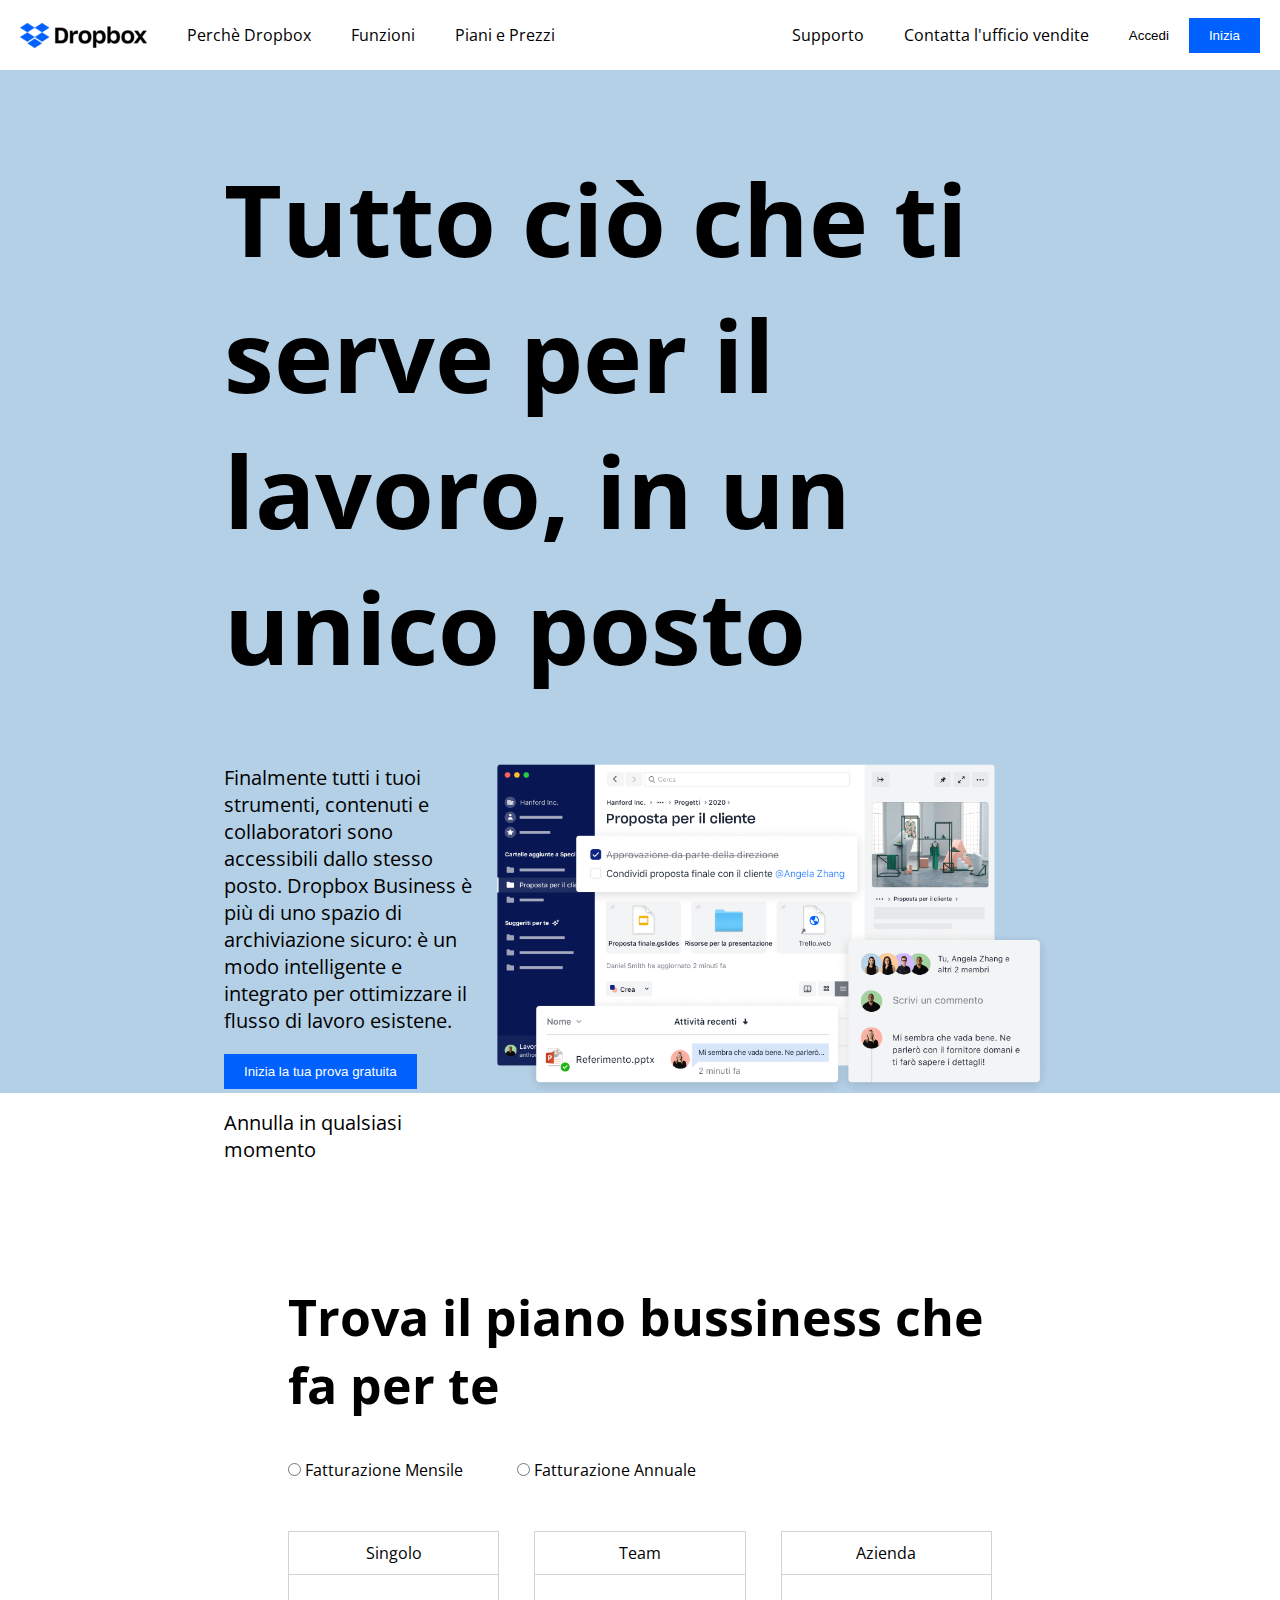
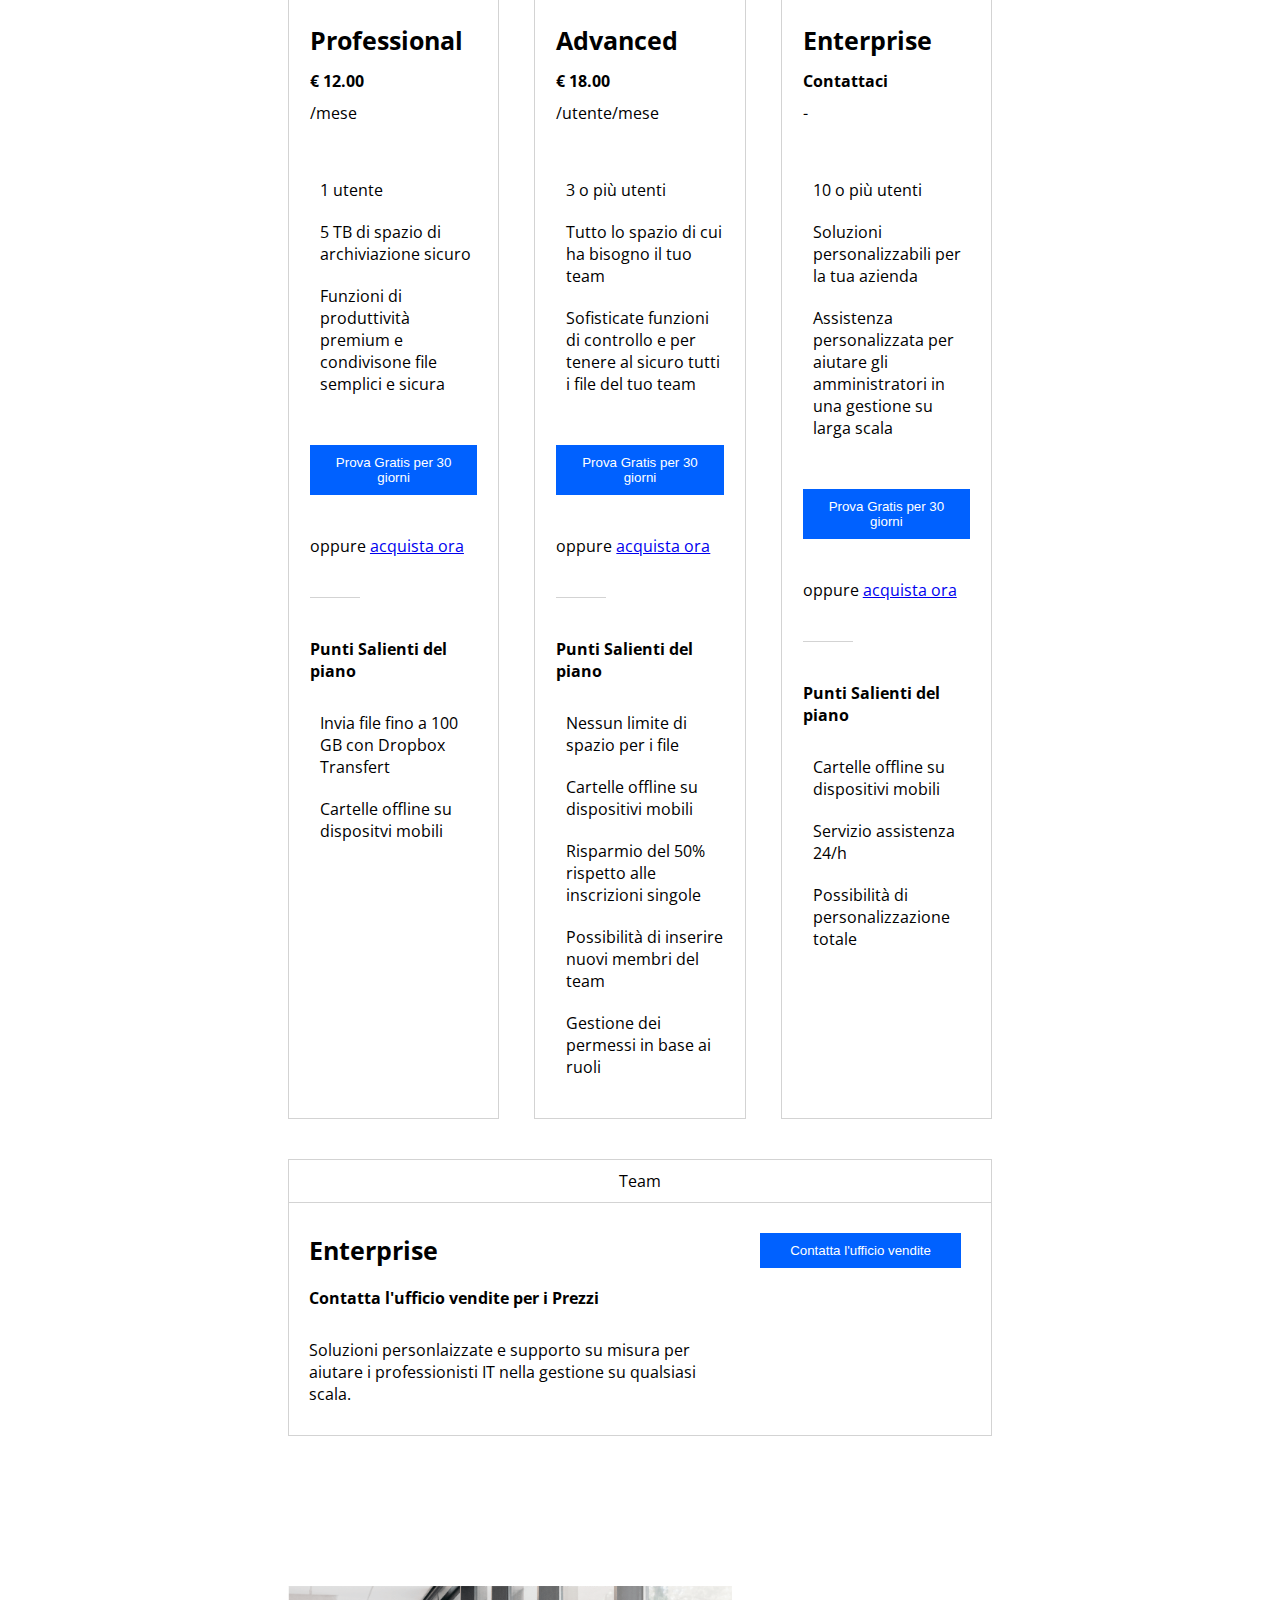
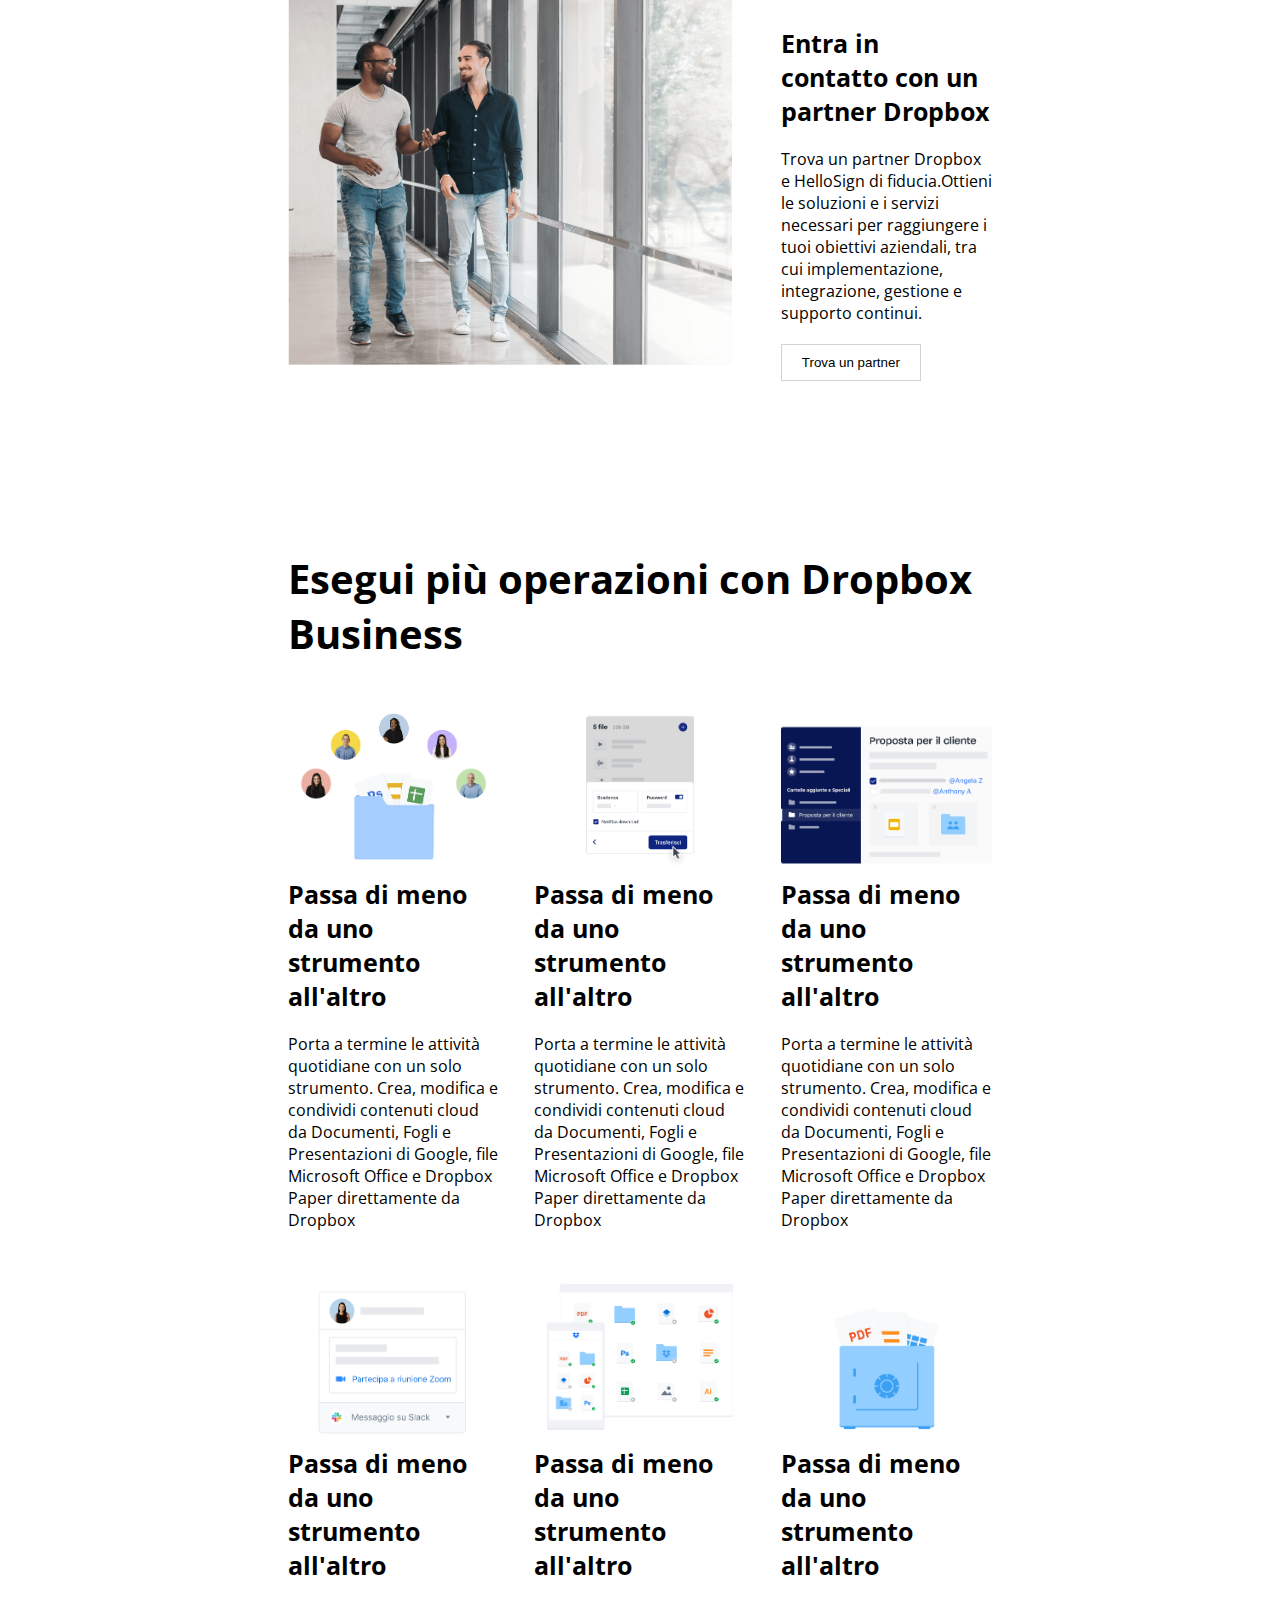
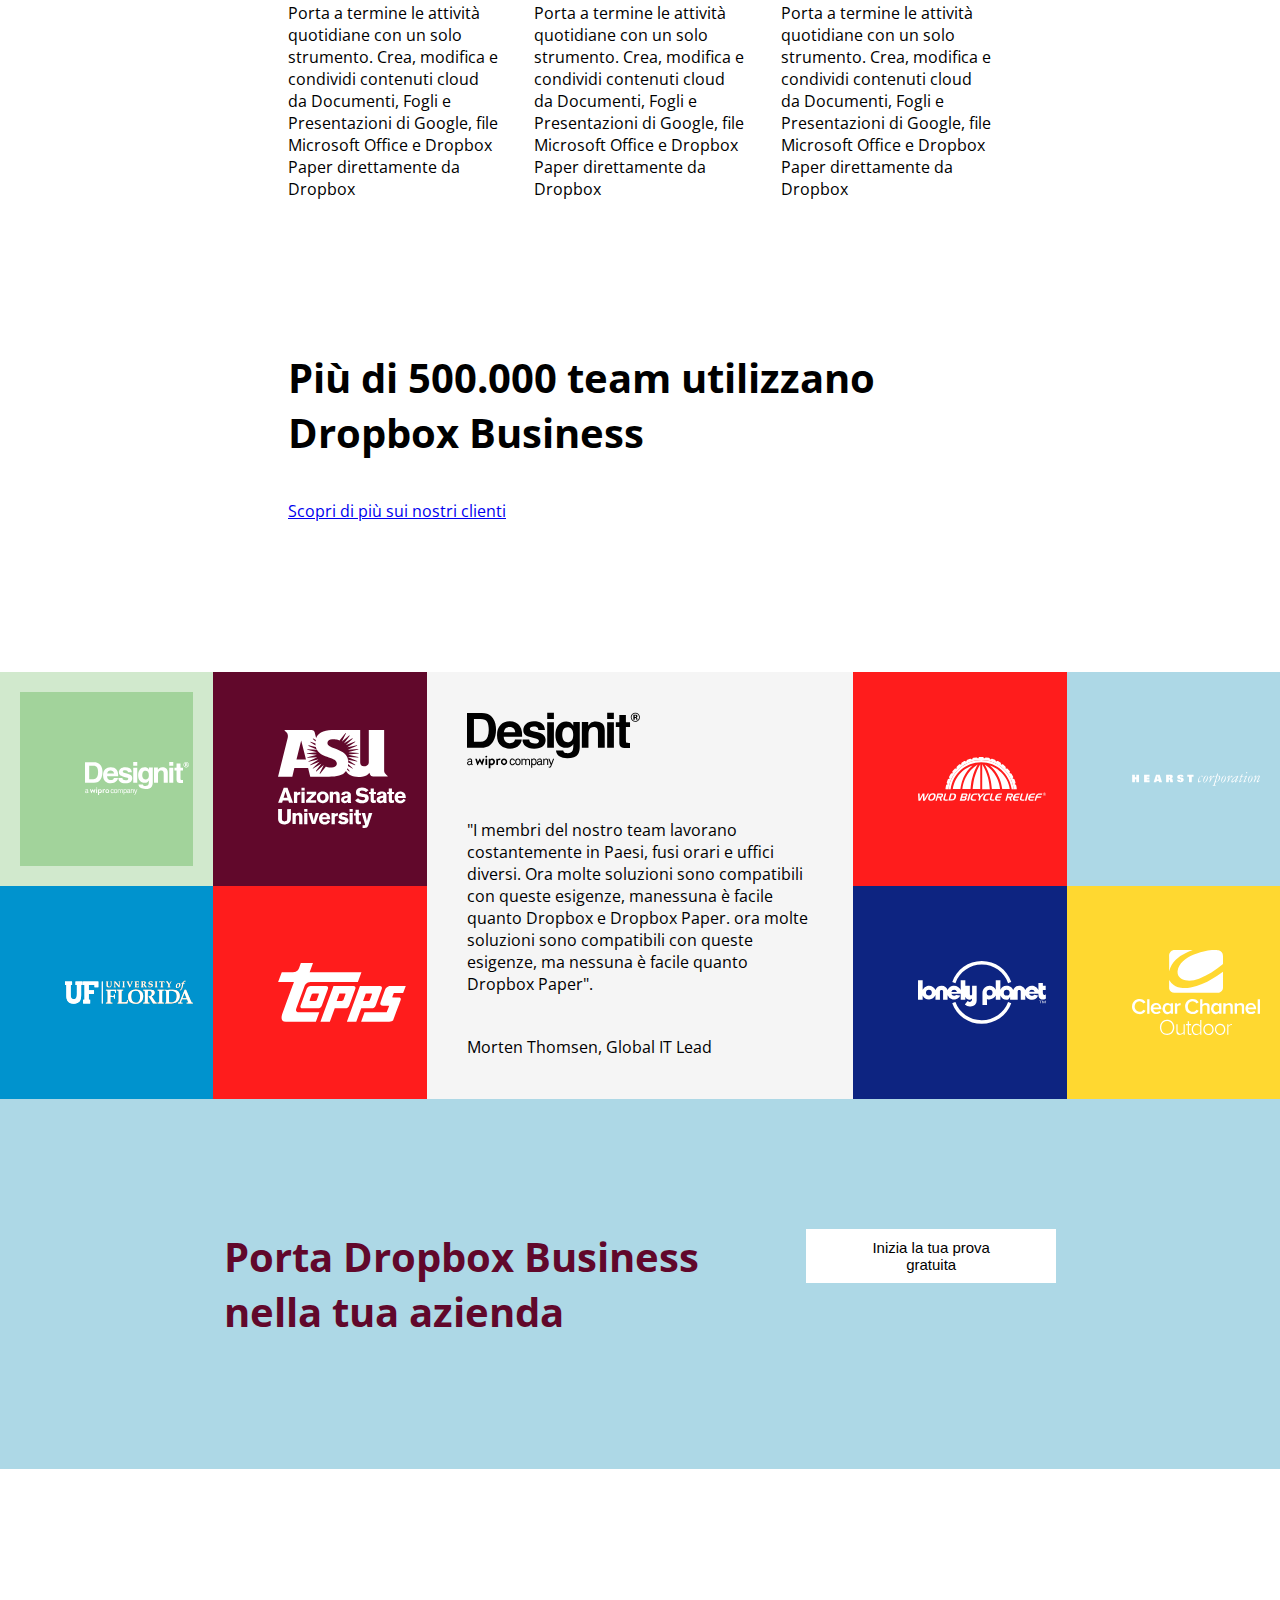
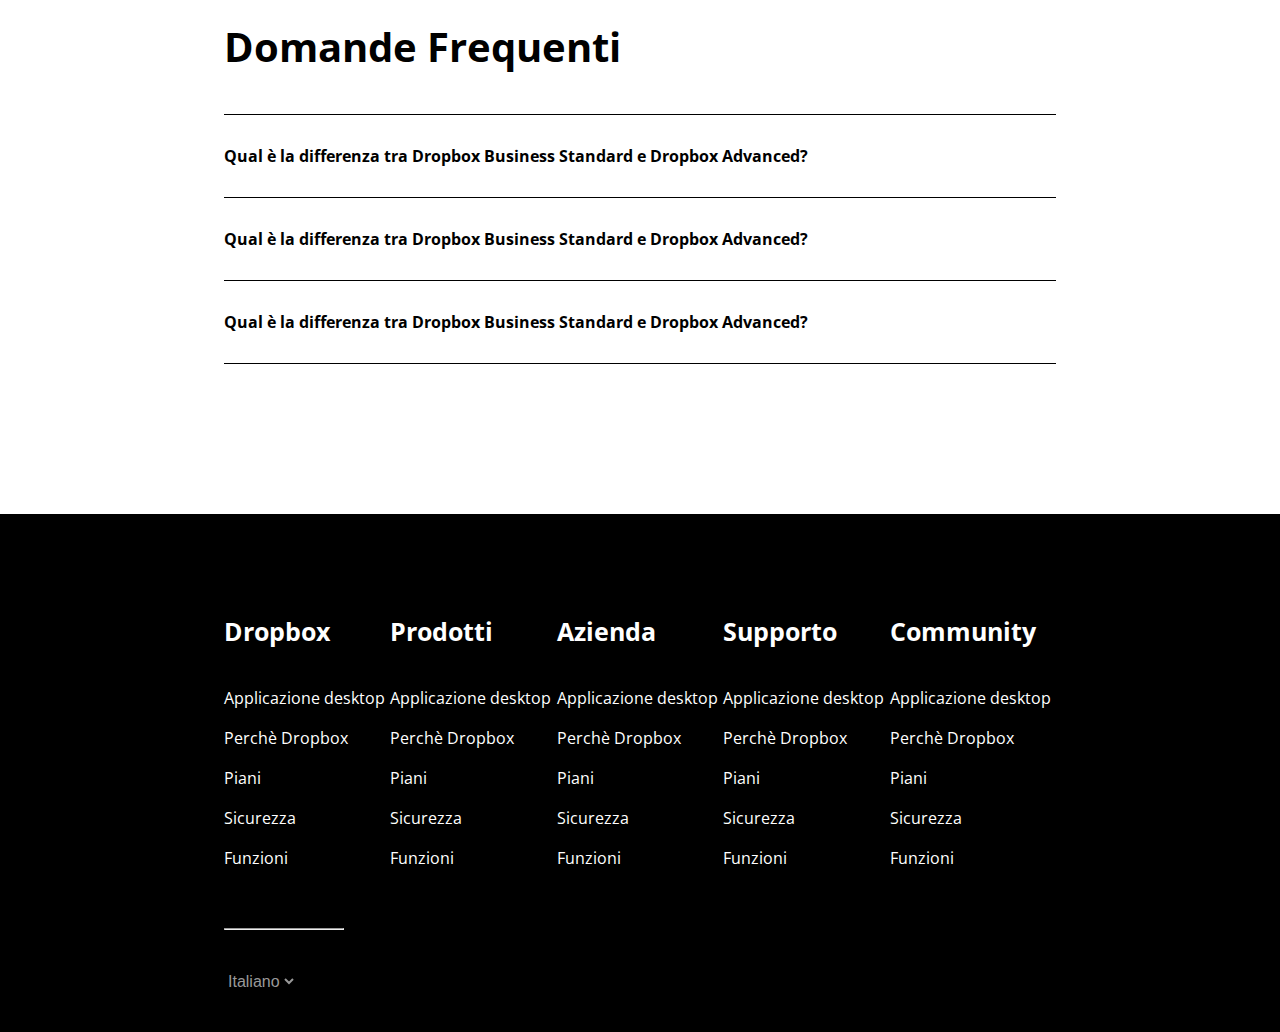
<file: index.html>
<!DOCTYPE html>
<html lang="en">
    <head>
        <meta charset="UTF-8">
        <meta http-equiv="X-UA-Compatible" content="IE=edge">
        <meta name="viewport" content="width=device-width, initial-scale=1.0">
        <link rel="stylesheet" href="./css/style.css">
        <link rel="preconnect" href="https://fonts.googleapis.com">
        <link rel="preconnect" href="https://fonts.gstatic.com" crossorigin>
        <link href="https://fonts.googleapis.com/css2?family=Open+Sans&display=swap" rel="stylesheet">
        <link rel="stylesheet" href="https://cdnjs.cloudflare.com/ajax/libs/font-awesome/6.2.0/css/all.min.css" integrity="sha512-xh6O/CkQoPOWDdYTDqeRdPCVd1SpvCA9XXcUnZS2FmJNp1coAFzvtCN9BmamE+4aHK8yyUHUSCcJHgXloTyT2A==" crossorigin="anonymous" referrerpolicy="no-referrer" />
        <title>Dropbox</title>
    </head>
    <body>
        <!-- header -->
        <header>
                <div class="row">
                    <div class="col-left">
                        <img src="./img/logo-small.png" alt="logo-small" class="logo padding-lr-20px">
                        <ul class="header-list">
                            <li class="padding-lr-20px">Perchè Dropbox</li>
                            <li class="padding-lr-20px">Funzioni</li>
                            <li class="padding-lr-20px">Piani e Prezzi</li>
                        </ul>

                    </div>
                    <div class="col-right">
                        <ul class="header-list">
                            <li class="padding-lr-20px">Supporto</li>
                            <li class="padding-lr-20px">Contatta l'ufficio vendite</li>
                        </ul>
                            <button class="button white">Accedi</button>
                            <button class="button blue margin-r-20px">Inizia</button>
                    </div>
                </div>
        </header>
        <!-- fine header -->
        <!-- inizio main -->
        <main>
            <div class="jumbotron">
                <div class="container-lg">
                    <div class="row">
                        <div class="col-100">
                            <h1>Tutto ciò che ti serve per il lavoro, in un unico posto </h1>
                        </div>
                    </div>
                    <div class="row translateY">
                        <div class="col-inizia-prova">
                            <p> Finalmente tutti i tuoi strumenti, contenuti e collaboratori sono accessibili dallo stesso posto.
                                Dropbox Business è più di uno spazio di archiviazione sicuro: è un modo intelligente e integrato per ottimizzare il flusso di lavoro esistene.
                            </p>
                            <button class="button blue margin-tb-20px">Inizia la tua prova gratuita</button>
                            <p>Annulla in qualsiasi momento</p>
                            <i class="fa-solid fa-arrow-down fa-3x"></i>
                        </div>
                        <div class="col-jumbo-img">
                            <img src="./img/jumbo.png" alt="img-jumbo" class="jumbo">
    
                        </div>
                    </div>
                </div>
            </div>
            <div class="container-sm">
                <div class="row">
                    <div class="col">
                        <div class="imput-radio">
                            <h2>Trova il piano bussiness che fa per te</h2>
                            <input type="radio" id="fat-mensile" name="tipo-pagamento">   Fatturazione Mensile 
                            <input type="radio" id="fat-Annuale" name="tipo-pagamento" class="margin-l-50px">  Fatturazione Annuale 
                        </div>
                    </div>
                </div>
                <div class="row space-between">
                    <div class="col-plane-abbonament">
                        <div class="text-center">
                            <i class="fa-solid fa-user"></i> Singolo
                        </div>
                        <div class="container-xsm">
                            <div class="plane">
                                <h3>Professional</h3>
                                <h4>&euro; 12.00</h4>
                                <p>/mese</p>
                            </div>
                            <ul class="offerte padding-top-40px">
                                <li><i class="fa-solid fa-user"></i><span class="padding-l-10px"> 1 utente</span></li>
                                <li><i class="fa-solid fa-folder"></i><span class="padding-l-10px">5 TB di spazio di archiviazione sicuro</span></li>
                                <li><i class="fa-solid fa-share-nodes"></i><span class="padding-l-10px">Funzioni di produttività premium e condivisone file semplici e sicura</span></li>
                            </ul>
                            <button class="button blue big">Prova Gratis per 30 giorni</button>
                            <span>oppure <a href="#"> acquista ora</a></span>
                            <div class="line-grey"></div>
                            <h4 class="margin-tb-20px">Punti Salienti del piano</h4>
                            <ul class="offerte">
                                <li><i class="fa-solid fa-check color-blue"></i> <span class="padding-l-10px">Invia file fino a 100 GB con Dropbox Transfert</span></li>
                                <li><i class="fa-solid fa-check color-blue"></i><span class="padding-l-10px">Cartelle offline su dispositvi mobili</span></li> 
                            </ul>
                        </div>

                    </div>
                    <div class="col-plane-abbonament">
                        <div class="text-center">
                            <i class="fa-solid fa-users"></i> Team
                        </div>
                        <div class="container-xsm">
                            <div class="plane">
                                <h3>Advanced</h3>
                                <h4>&euro; 18.00</h4>
                                <p>/utente/mese</p>
                            </div>
                            <ul class="offerte padding-top-40px">
                                <li><i class="fa-solid fa-users"></i><span class="padding-l-10px">3 o più utenti</span></li>
                                <li><i class="fa-solid fa-folder"></i><span class="padding-l-10px">Tutto lo spazio di cui ha bisogno il tuo team</span></li>
                                <li><i class="fa-solid fa-share-nodes"></i><span class="padding-l-10px">Sofisticate funzioni di controllo e per tenere al sicuro tutti i file del tuo team</span></li>
                            </ul>
                            <button class="button blue big">Prova Gratis per 30 giorni</button>
                            <span>oppure <a href="#"> acquista ora</a></span>
                            <div class="line-grey"></div>
                            <h4 class="margin-tb-20px">Punti Salienti del piano</h4>
                            <ul class="offerte">
                                <li><i class="fa-solid fa-check color-blue"></i> <span class="padding-l-10px">Nessun limite di spazio per i file</span></li>
                                <li><i class="fa-solid fa-check color-blue"></i><span class="padding-l-10px">Cartelle offline su dispositivi mobili</span></li> 
                                <li><i class="fa-solid fa-check color-blue"></i><span class="padding-l-10px">Risparmio del 50% rispetto alle inscrizioni singole</span></li> 
                                <li><i class="fa-solid fa-check color-blue"></i><span class="padding-l-10px">Possibilità di inserire nuovi membri del team</span></li> 
                                <li><i class="fa-solid fa-check color-blue"></i><span class="padding-l-10px">Gestione dei permessi in base ai ruoli</span></li> 
                            </ul>
                        </div>
                    </div>
                    <div class="col-plane-abbonament">
                        <div class="text-center">
                            <i class="fa-solid fa-building"></i>Azienda
                        </div>
                        <div class="container-xsm">
                            <div class="plane">
                                <h3>Enterprise</h3>
                                <h4>Contattaci</h4>
                                <p>-</p>
                            </div>
                            <ul class="offerte padding-top-40px">
                                <li><i class="fa-solid fa-user"></i><span class="padding-l-10px"> 10 o più utenti</span></li>
                                <li><i class="fa-solid fa-folder"></i><span class="padding-l-10px">Soluzioni personalizzabili per la tua azienda</span></li>
                                <li><i class="fa-solid fa-share-nodes"></i><span class="padding-l-10px">Assistenza personalizzata per aiutare gli amministratori in una gestione su larga scala</span></li>
                            </ul>
                            <button class="button blue big">Prova Gratis per 30 giorni</button>
                            <span>oppure <a href="#"> acquista ora</a></span>
                            <div class="line-grey"></div>
                            <h4 class="margin-tb-20px">Punti Salienti del piano</h4>
                            <ul class="offerte">
                                <li><i class="fa-solid fa-check color-blue"></i> <span class="padding-l-10px">Cartelle offline su dispositivi mobili</span></li>
                                <li><i class="fa-solid fa-check color-blue"></i><span class="padding-l-10px">Servizio assistenza 24/h</span></li> 
                                <li><i class="fa-solid fa-check color-blue"></i><span class="padding-l-10px">Possibilità di personalizzazione totale</span></li> 
                            </ul>
                        </div>
                    </div>
                </div>
                <div class="team margin-top-40px">
                    <div class="text-center">
                        <p><i class="fa-solid fa-building"></i>Team</p>
                    </div>
                    <div  class="row padding-lr-20px margin-tb-30px">
                        <div class="col-enterprise">
                            <h3>Enterprise</h3>
                            <h4>Contatta l'ufficio vendite per i Prezzi</h4>
                            <p>Soluzioni personlaizzate e supporto su misura per aiutare i professionisti IT nella gestione su qualsiasi scala. </p>
                        </div>
                        <div class="col-contatta-button">
                            <button class="button blue">Contatta l'ufficio vendite</button>
                        </div>
                    </div>
                </div>
                <div class="row margin-top-150px ">
                    <div class="col-img-partner">
                        <img src="./img/partner.png" alt="partner-img">
                    </div>
                    <div class="col-entra-contatto padding-top-40px ">
                        <h3 class="padding-b-20px">Entra in contatto con un partner Dropbox</h3>
                        <p>Trova un partner Dropbox e HelloSign di fiducia.Ottieni le soluzioni e i servizi necessari per raggiungere i tuoi obiettivi aziendali, tra cui implementazione, integrazione, gestione e supporto continui.</p>
                        <button class="button white">Trova un partner</button>
                    </div>
                </div>
                <div class="margin-top-150px"><h2>Esegui più operazioni con Dropbox Business</h2></div>
                <div class="row space-between margin-top-40px">
                    <div class="col-card-business">
                        <img src="./img/business-feature-switching-tools.png" alt="switching-tools">
                        <h3 class="padding-b-20px"> Passa di meno da uno strumento all'altro </h3>
                        <p>Porta a termine le attività quotidiane con un solo strumento. Crea, modifica e condividi contenuti cloud da Documenti, Fogli e Presentazioni di Google, file Microsoft Office e Dropbox Paper direttamente da Dropbox</p>
                    </div>
                    <div class="col-card-business">
                        <img src="./img/business-feature-send-files-it.png" alt="send-files">
                        <h3 class="padding-b-20px"> Passa di meno da uno strumento all'altro </h3>
                        <p>Porta a termine le attività quotidiane con un solo strumento. Crea, modifica e condividi contenuti cloud da Documenti, Fogli e Presentazioni di Google, file Microsoft Office e Dropbox Paper direttamente da Dropbox</p>
                    </div>
                    <div class="col-card-business">
                        <img src="./img/business-feature-coordinate-it.png" alt="coordinate">
                        <h3 class="padding-b-20px"> Passa di meno da uno strumento all'altro </h3>
                        <p>Porta a termine le attività quotidiane con un solo strumento. Crea, modifica e condividi contenuti cloud da Documenti, Fogli e Presentazioni di Google, file Microsoft Office e Dropbox Paper direttamente da Dropbox</p>
                    </div>
                </div>
                <div class="row space-between margin-top-40px">
                    <div class="col-card-business">
                        <img src="./img/business-feature-integrations-it.png" alt="integration">
                        <h3 class="padding-b-20px"> Passa di meno da uno strumento all'altro </h3>
                        <p>Porta a termine le attività quotidiane con un solo strumento. Crea, modifica e condividi contenuti cloud da Documenti, Fogli e Presentazioni di Google, file Microsoft Office e Dropbox Paper direttamente da Dropbox</p>
                    </div>
                    <div class="col-card-business">
                        <img src="./img/business-feature-multi-device.png" alt="multi-device">
                        <h3 class="padding-b-20px"> Passa di meno da uno strumento all'altro </h3>
                        <p>Porta a termine le attività quotidiane con un solo strumento. Crea, modifica e condividi contenuti cloud da Documenti, Fogli e Presentazioni di Google, file Microsoft Office e Dropbox Paper direttamente da Dropbox</p>
                    </div>
                    <div class="col-card-business">
                        <img src="./img/business-feature-security.png" alt="security">
                        <h3 class="padding-b-20px"> Passa di meno da uno strumento all'altro </h3>
                        <p>Porta a termine le attività quotidiane con un solo strumento. Crea, modifica e condividi contenuti cloud da Documenti, Fogli e Presentazioni di Google, file Microsoft Office e Dropbox Paper direttamente da Dropbox</p>
                    </div>
                </div>
                <div class="link margin-top-150px">
                    <h2 >Più di 500.000 team utilizzano</h2><h2 class="padding-b-40px">Dropbox Business </h2>
                    <a href="#">Scopri di più sui nostri clienti </a>
                </div>
            </div>
            <div class="designt margin-top-150px">
                <div class="row heightvh">
                    <div class="col-100-3 ">
                        <div class="square bk-lightgreen border-solid-green">
                            <img src="./img/designit.svg" alt="designt">
                        </div>
                        <div class="square  bk-purple">
                            <img src="./img/arizona_state_university.svg" alt="arizona">
                        </div>
                        <div class="square  bk-lightblue2">
                            <img src="./img/university_of_florida.svg" alt="florida">
                        </div>
                        <div class="square bk-red">
                            <img src="./img/topps.svg" alt="topps">
                        </div>
                    </div>
                    <div class="col-100-3 padding-40px bk-lightgrey">
                        <img src="./img/designit.svg" alt="designt" class="design-big">
                        <p>"I membri del nostro team lavorano costantemente in Paesi, fusi orari e uffici diversi. Ora molte soluzioni sono compatibili con queste esigenze, manessuna è facile quanto Dropbox e Dropbox Paper. ora molte soluzioni sono compatibili con queste esigenze, ma nessuna è facile quanto Dropbox Paper".</p>
                        <p class="padding-top-40px">Morten Thomsen, Global IT Lead</p>
                    </div>
                    <div class="col-100-3">
                        <div class="square bk-red ">
                            <img src="./img/world_bicycle_relief.svg" alt="bicycle">
                        </div>
                        <div class="square bk-lightblu">
                            <img src="./img/hearst_corp.svg" alt="hearts_corp">
                        </div>
                        <div class="square bk-blu ">
                            <img src="./img/lonely_planet.svg" alt="lonely">
                        </div>
                        <div class="square  bk-yellow">
                            <img src="./img/clear_channel.svg" alt="clear_channel">
                        </div>
                    </div>  
                </div>
            </div>
            <div class="bk-lightblu ">
                <div class="container-lg">
                    <div class="row padding-tb-130px">
                        <div class="col-70">
                            <h2 class="color-purple">Porta Dropbox Business</h2><h2 class="color-purple">nella tua azienda</h2>
                        </div>
                        <div class="col-30">
                            <button class="button white large">Inizia la tua prova gratuita</button>
                        </div>
                    </div>
                </div>
            </div>
            <div class="container-lg margin-top-150px FAQS">
                <h2 class="margin-b-40px">
                    Domande Frequenti</h2>
                <div class="FAQ">
                    <p>Qual è la differenza tra Dropbox Business Standard e Dropbox Advanced?</p><i class="fa-solid fa-chevron-down"></i>
                </div>
                <div class="FAQ">
                    <p>Qual è la differenza tra Dropbox Business Standard e Dropbox Advanced?</p><i class="fa-solid fa-chevron-down"></i>
                </div>
                <div class="FAQ">
                    <p>Qual è la differenza tra Dropbox Business Standard e Dropbox Advanced?</p><i class="fa-solid fa-chevron-down"></i>
                </div>
            </div>
        </main>
        <!-- fine main -->
        <!-- inizio footer -->
        <footer>
            <div class="container-lg margin-top-150px padding-top-100px">
                <div class="row">
                    <div class="col-100-5">
                        <ul>
                            <li>Dropbox</li>
                            <li><a href="#">Applicazione desktop</a> </li>
                            <li><a href="#">Perchè Dropbox</a></li>
                            <li><a href="#">Piani</a></li>
                            <li><a href="#">Sicurezza</a></li>
                            <li><a href="#">Funzioni</a></li>
                        </ul>
                    </div>
                    <div class="col-100-5">
                        <ul>
                            <li>Prodotti</li>
                            <li><a href="#">Applicazione desktop</a> </li>
                            <li><a href="#">Perchè Dropbox</a></li>
                            <li><a href="#">Piani</a></li>
                            <li><a href="#">Sicurezza</a></li>
                            <li><a href="#">Funzioni</a></li>
                        </ul>
                    </div>
                    <div class="col-100-5">
                        <ul>
                            <li>Azienda</li>
                            <li><a href="#">Applicazione desktop</a> </li>
                            <li><a href="#">Perchè Dropbox</a></li>
                            <li><a href="#">Piani</a></li>
                            <li><a href="#">Sicurezza</a></li>
                            <li><a href="#">Funzioni</a></li>
                        </ul>
                    </div>
                    <div class="col-100-5">
                        <ul>
                            <li>Supporto</li>
                            <li><a href="#">Applicazione desktop</a> </li>
                            <li><a href="#">Perchè Dropbox</a></li>
                            <li><a href="#">Piani</a></li>
                            <li><a href="#">Sicurezza</a></li>
                            <li><a href="#">Funzioni</a></li>
                        </ul>
                    </div>
                    <div class="col-100-5">
                        <ul>
                            <li>Community</li>
                            <li><a href="#">Applicazione desktop</a> </li>
                            <li><a href="#">Perchè Dropbox</a></li>
                            <li><a href="#">Piani</a></li>
                            <li><a href="#">Sicurezza</a></li>
                            <li><a href="#">Funzioni</a></li>
                        </ul>
                    </div>
                </div>
                <hr class="line-grey-2big">
                <div class="language">
                    <i class="fa-solid fa-earth-americas"></i>
                    <select>
                        <option value="italia">  Italiano </option>
                        <option value="English"> English </option>
                        <option value="French"> French</option>
                    </select>
                </div>
            </div>
        </footer>
        
    </body>
</html>
</file>
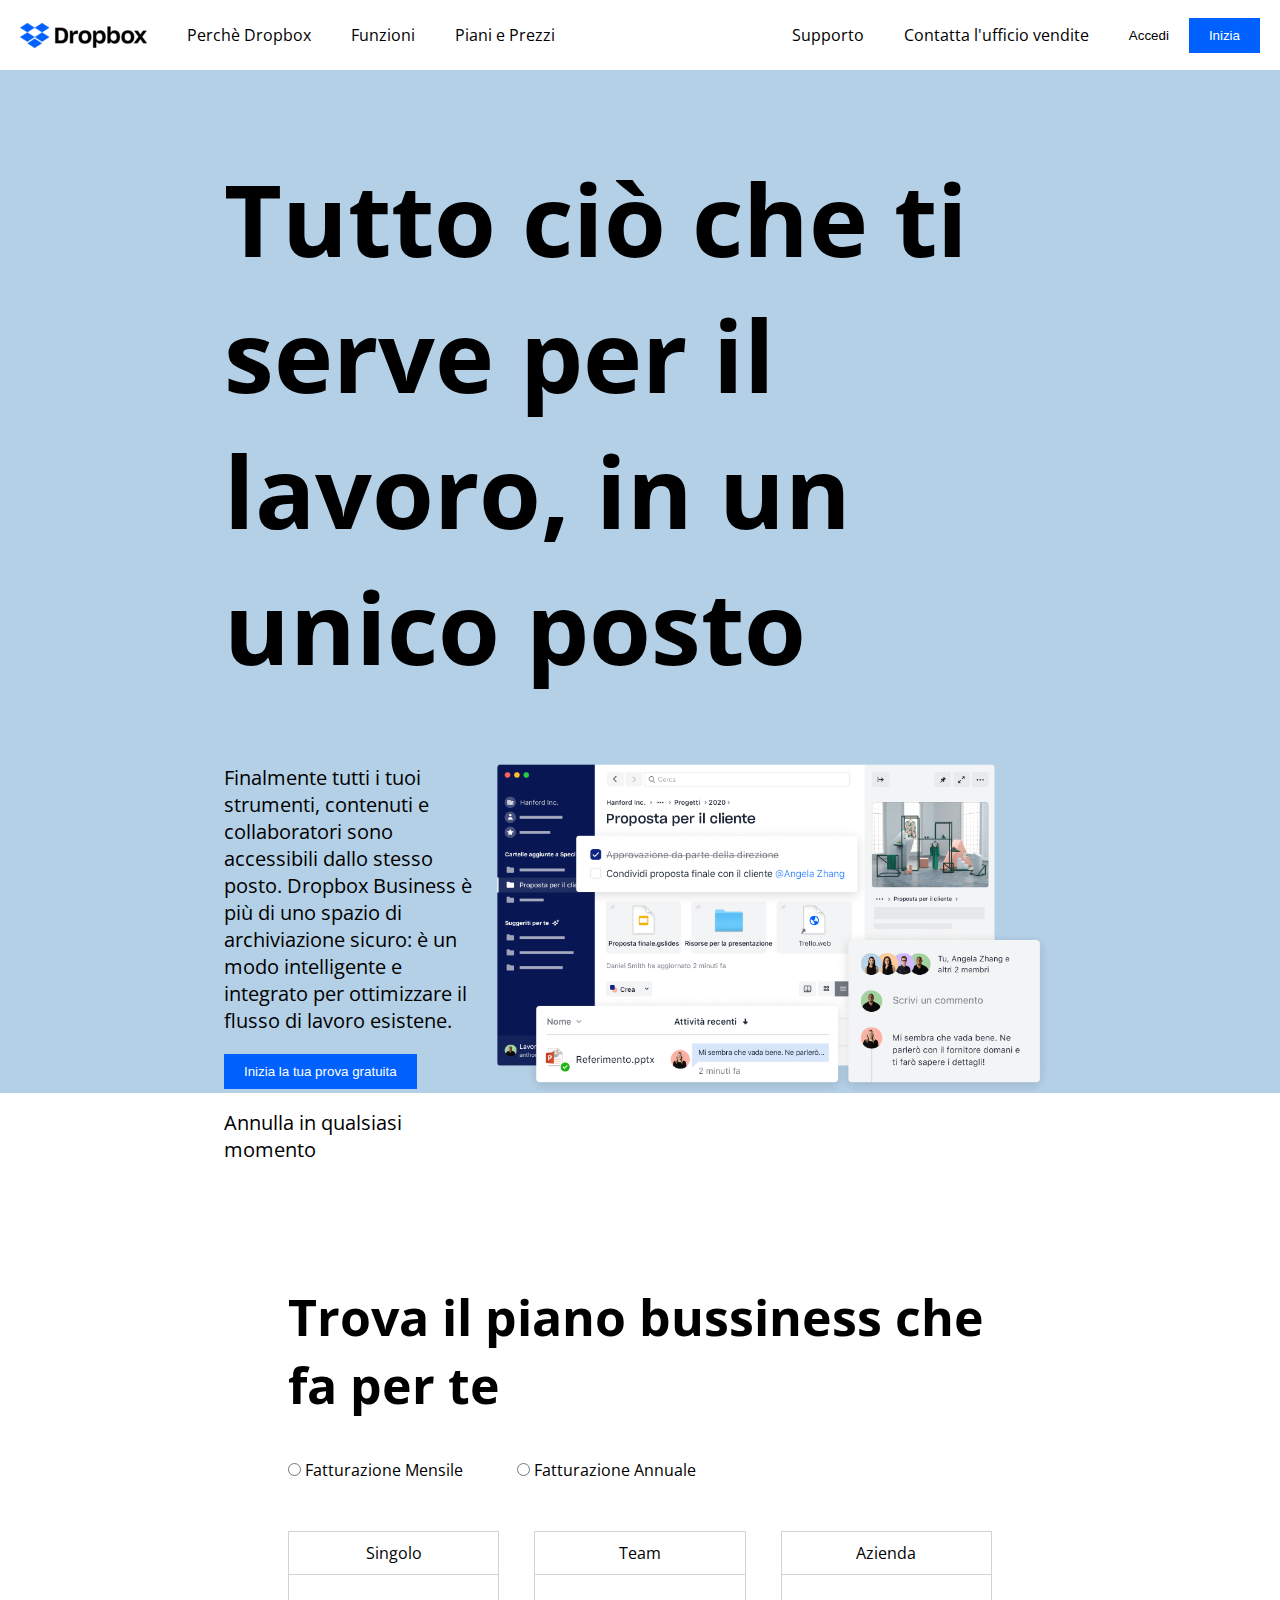
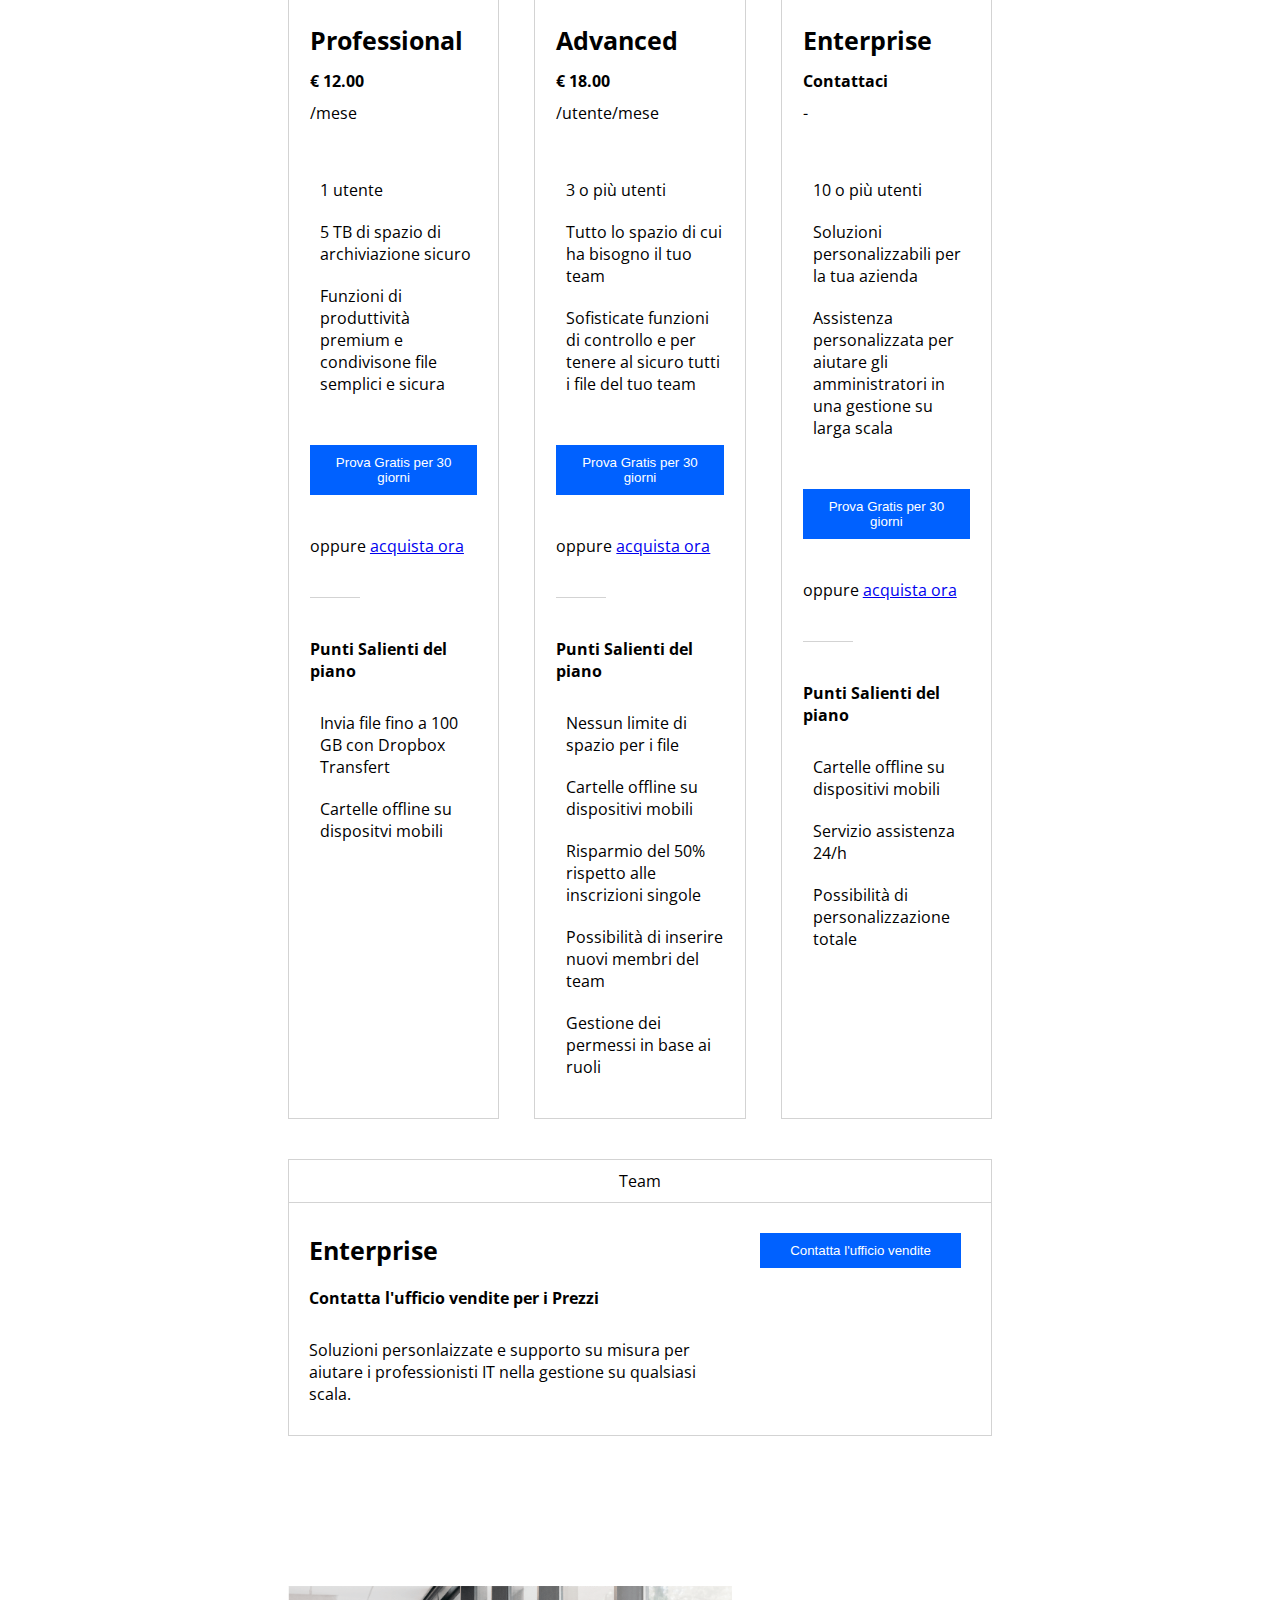
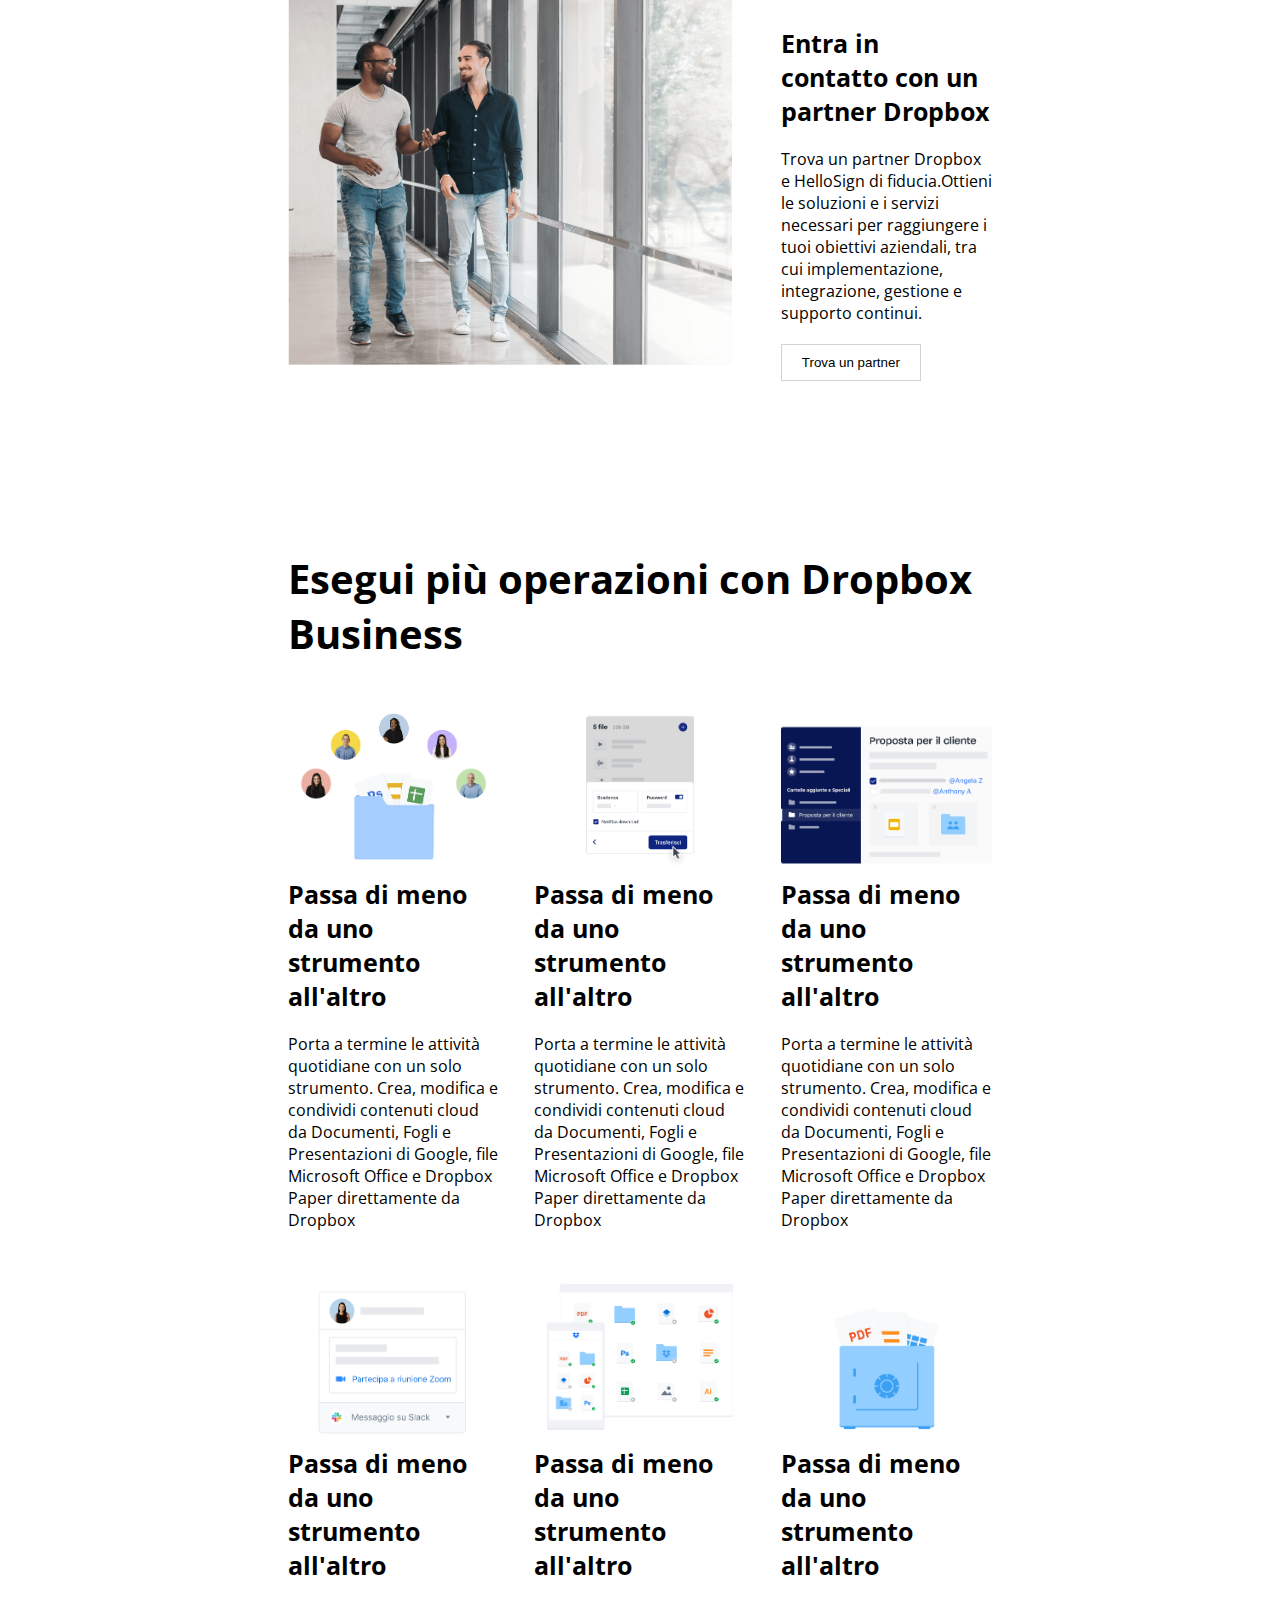
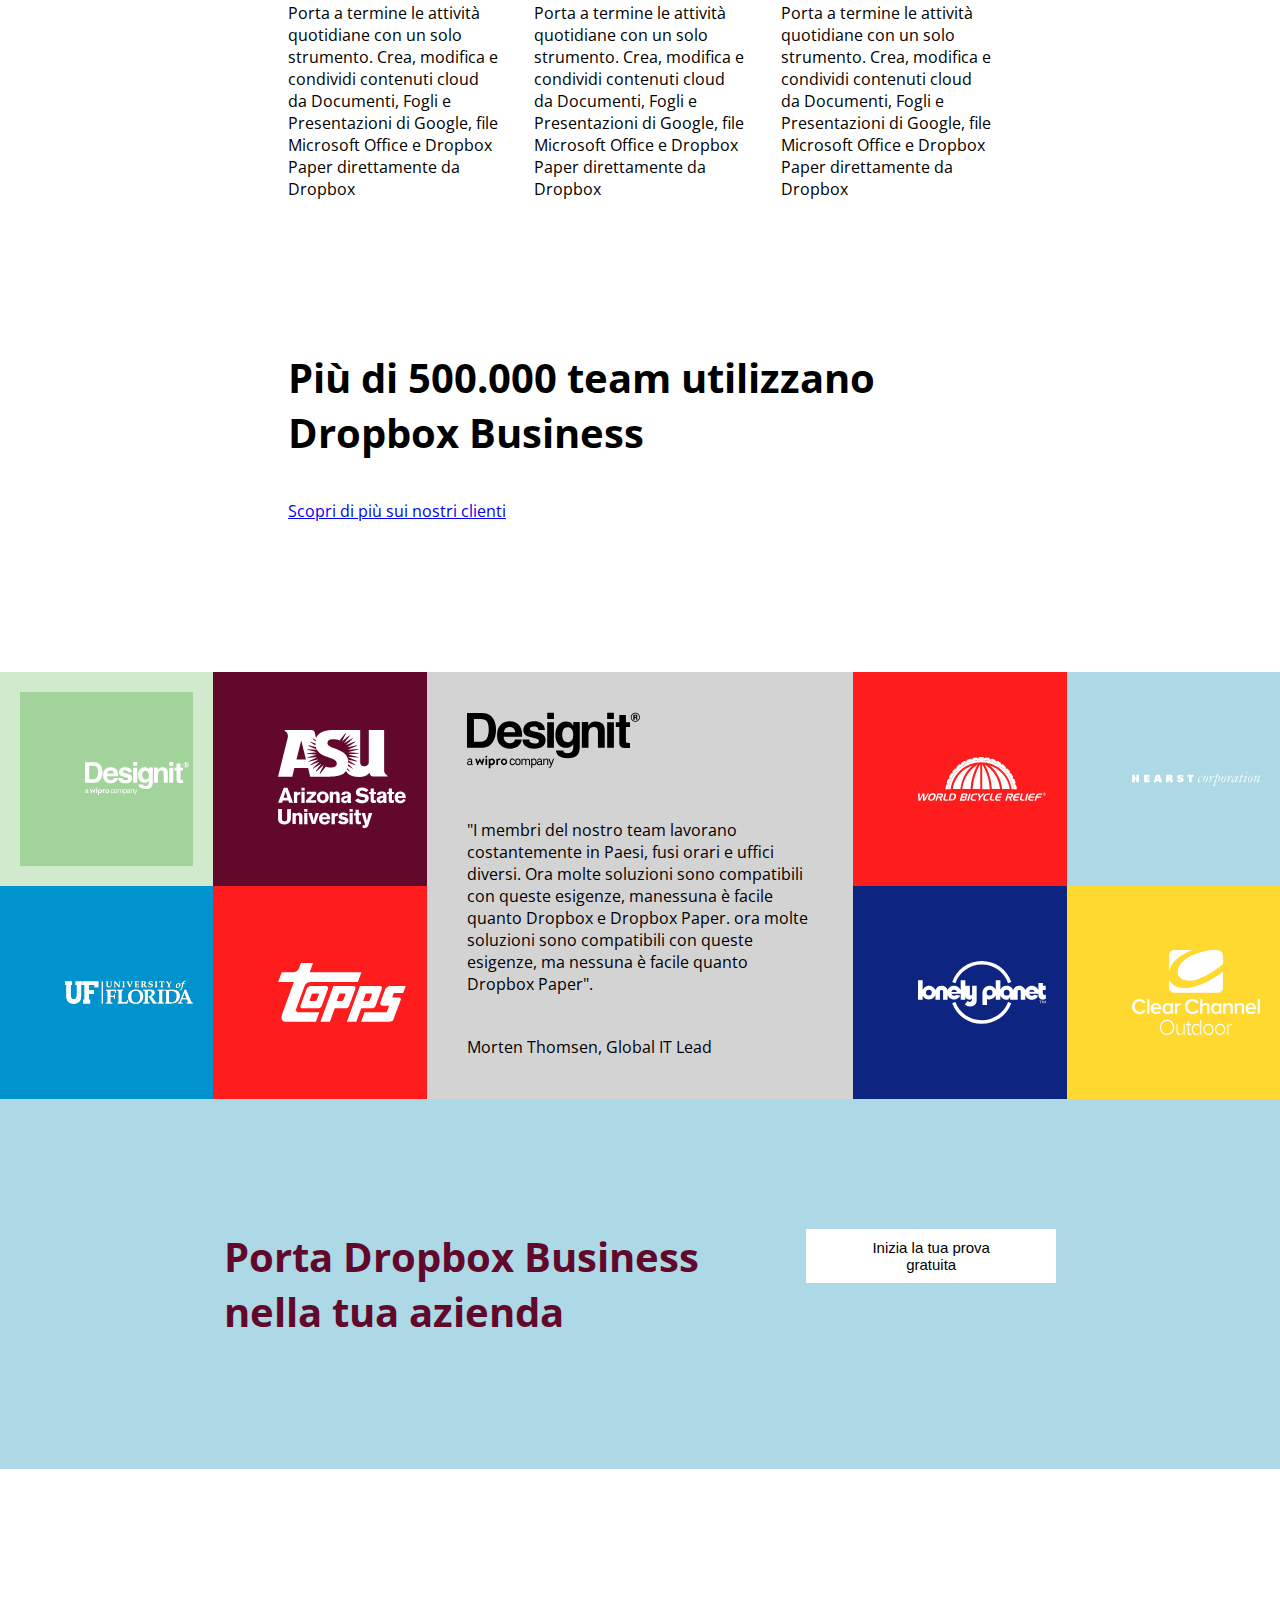
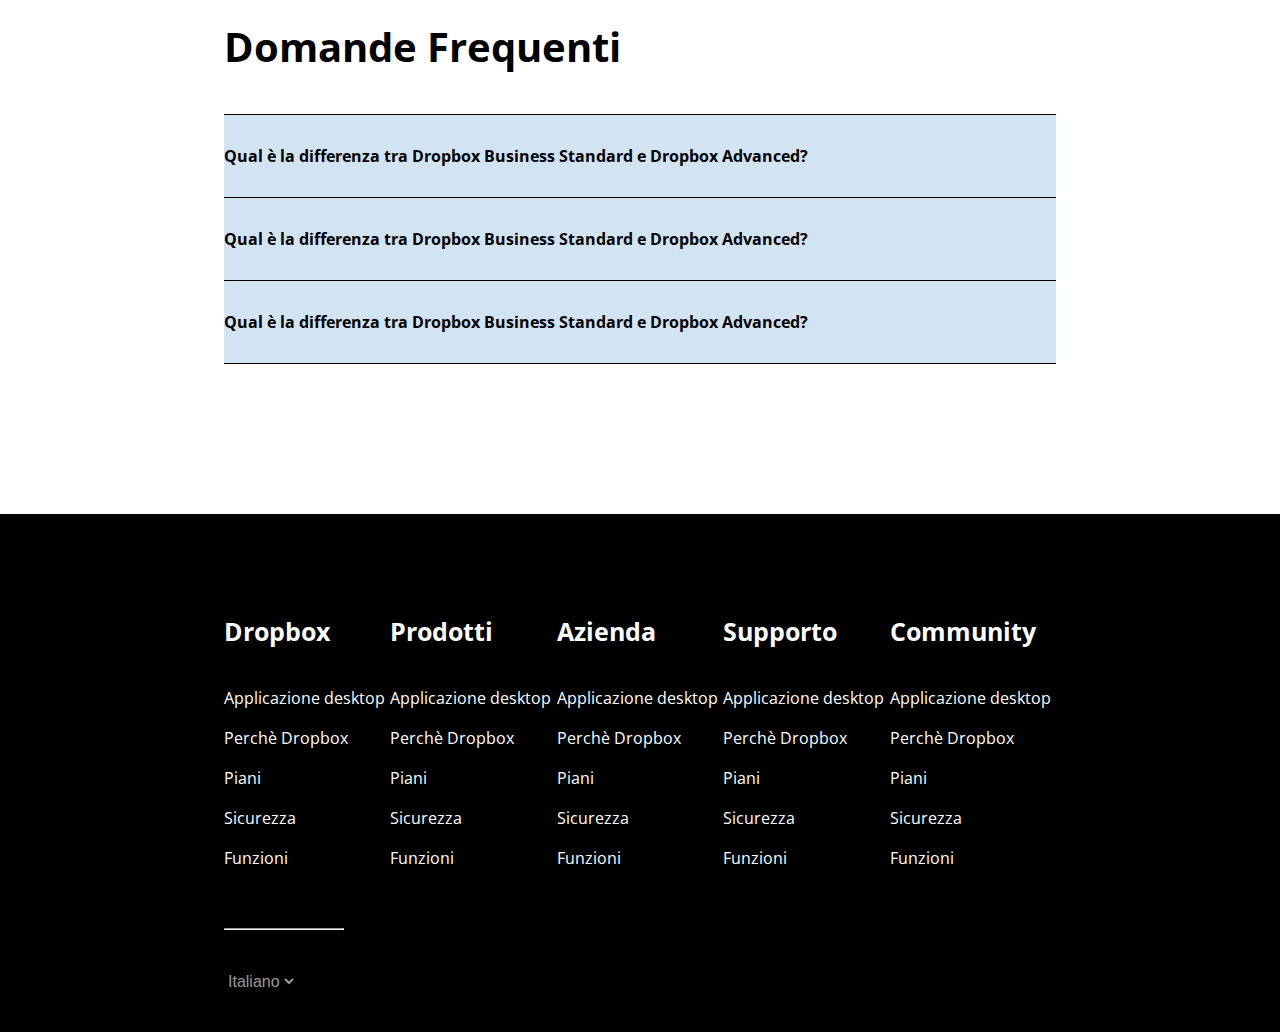
<file: bonus/index2.html>
<!DOCTYPE html>
<html lang="en">
    <head>
        <meta charset="UTF-8">
        <meta http-equiv="X-UA-Compatible" content="IE=edge">
        <meta name="viewport" content="width=device-width, initial-scale=1.0">
        <link rel="stylesheet" href="./css/style.css">
        <link rel="preconnect" href="https://fonts.googleapis.com">
        <link rel="preconnect" href="https://fonts.gstatic.com" crossorigin>
        <link href="https://fonts.googleapis.com/css2?family=Open+Sans&display=swap" rel="stylesheet">
        <link rel="stylesheet" href="https://cdnjs.cloudflare.com/ajax/libs/font-awesome/6.2.0/css/all.min.css" integrity="sha512-xh6O/CkQoPOWDdYTDqeRdPCVd1SpvCA9XXcUnZS2FmJNp1coAFzvtCN9BmamE+4aHK8yyUHUSCcJHgXloTyT2A==" crossorigin="anonymous" referrerpolicy="no-referrer" />
        <title>Dropbox Bonus</title>
    </head>
    <body>
        <!-- header -->
        <header>
                <div class="row">
                    <div class="col-left">
                        <img src="./img/logo-small.png" alt="logo-small" class="logo padding-lr-20px">
                       
                            <ul class="header-list">
                                <li class="padding-lr-20px">
                                    <div class="dropdown">
                                       <a href="#" class="text">Perchè Dropbox</a>
                                        <div class="dropdown-menu">
                                           <p>Panoramica</p>
                                           <a href="#">Inspirati</a>
                                           <a href="#">Cosa dicono i clienti</a>
                                           <a href="#">Integrazioni di App</a>
                                           <a href="#">Risorse</a>
                                        </div>
                                    </div>  
                                </li>
                                <li class="padding-lr-20px"><a href="#" class="text">Funzioni</a></li>
                                <li class="padding-lr-20px">
                                    <div class="dropdown">
                                        <a href="#" class="text">Piani e Prezzi</a>
                                         <div class="dropdown-menu ">
                                            <a href="#professional">Professional</a>
                                            <a href="#advanced">Advanced</a>
                                            <a href="#enterprise">Enterprise</a>
                                         </div>
                                     </div>
                                    
                                </li>
                            </ul>

                    </div>
                    <div class="col-right">
                        <ul class="header-list">
                            <li class="padding-lr-20px">Supporto</li>
                            <li class="padding-lr-20px">Contatta l'ufficio vendite</li>
                        </ul>
                            <button class="button white">Accedi</button>
                            <button class="button blue margin-r-20px">Inizia</button>
                    </div>
                </div>
        </header>
        <!-- fine header -->
        <!-- inizio main -->
        <main>
            <div class="jumbotron">
                <div class="container-lg">
                    <div class="row">
                        <div class="col-100">
                            <h1>Tutto ciò che ti serve per il lavoro, in un unico posto </h1>
                        </div>
                    </div>
                    <div class="row translateY">
                        <div class="col-inizia-prova">
                            <p> Finalmente tutti i tuoi strumenti, contenuti e collaboratori sono accessibili dallo stesso posto.
                                Dropbox Business è più di uno spazio di archiviazione sicuro: è un modo intelligente e integrato per ottimizzare il flusso di lavoro esistene.
                            </p>
                            <button class="button blue margin-tb-20px">Inizia la tua prova gratuita</button>
                            <p>Annulla in qualsiasi momento</p>
                            <a href="#abbonamenti"> <i class="fa-solid fa-arrow-down fa-3x"></i></a>
                        </div>
                        <div class="col-jumbo-img">
                            <img src="./img/jumbo.png" alt="img-jumbo" class="jumbo">
                        </div>
                    </div>
                </div>
            </div>
            <div class="container-sm">
                <div class="row">
                    <div class="col">
                        <div class="imput-radio">
                            <h2>Trova il piano bussiness che fa per te</h2>
                            <input type="radio" id="fat-mensile" name="tipo-pagamento">   Fatturazione Mensile 
                            <input type="radio" id="fat-Annuale" name="tipo-pagamento" class="margin-l-50px">  Fatturazione Annuale 
                        </div>
                    </div>
                </div>
                <div id="abbonamenti">

                    <div class="row space-between">
                        <div class="col-plane-abbonament">
                            <div class="text-center">
                                <i class="fa-solid fa-user"></i> Singolo
                            </div>
                            <div class="container-xsm">
                                <div class="plane">
                                    <h3 id="professional">Professional</h3>
                                    <h4>&euro; 12.00</h4>
                                    <p>/mese</p>
                                </div>
                                <ul class="offerte padding-top-40px">
                                    <li><i class="fa-solid fa-user"></i><span class="padding-l-10px"> 1 utente</span></li>
                                    <li><i class="fa-solid fa-folder"></i><span class="padding-l-10px">5 TB di spazio di archiviazione sicuro</span></li>
                                    <li><i class="fa-solid fa-share-nodes"></i><span class="padding-l-10px">Funzioni di produttività premium e condivisone file semplici e sicura</span></li>
                                </ul>
                                <button class="button blue big">Prova Gratis per 30 giorni</button>
                                <span>oppure <a href="#"> acquista ora</a></span>
                                <div class="line-grey"></div>
                                <h4 class="margin-tb-20px">Punti Salienti del piano</h4>
                                <ul class="offerte">
                                    <li><i class="fa-solid fa-check color-blue"></i> <span class="padding-l-10px">Invia file fino a 100 GB con Dropbox Transfert</span></li>
                                    <li><i class="fa-solid fa-check color-blue"></i><span class="padding-l-10px">Cartelle offline su dispositvi mobili</span></li> 
                                </ul>
                            </div>
    
                        </div>
                        <div class="col-plane-abbonament">
                            <div class="text-center">
                                <i class="fa-solid fa-users"></i> Team
                            </div>
                            <div class="container-xsm">
                                <div class="plane">
                                    <h3 id="advanced">Advanced</h3>
                                    <h4>&euro; 18.00</h4>
                                    <p>/utente/mese</p>
                                </div>
                                <ul class="offerte padding-top-40px">
                                    <li><i class="fa-solid fa-users"></i><span class="padding-l-10px">3 o più utenti</span></li>
                                    <li><i class="fa-solid fa-folder"></i><span class="padding-l-10px">Tutto lo spazio di cui ha bisogno il tuo team</span></li>
                                    <li><i class="fa-solid fa-share-nodes"></i><span class="padding-l-10px">Sofisticate funzioni di controllo e per tenere al sicuro tutti i file del tuo team</span></li>
                                </ul>
                                <button class="button blue big">Prova Gratis per 30 giorni</button>
                                <span>oppure <a href="#"> acquista ora</a></span>
                                <div class="line-grey"></div>
                                <h4 class="margin-tb-20px">Punti Salienti del piano</h4>
                                <ul class="offerte">
                                    <li><i class="fa-solid fa-check color-blue"></i> <span class="padding-l-10px">Nessun limite di spazio per i file</span></li>
                                    <li><i class="fa-solid fa-check color-blue"></i><span class="padding-l-10px">Cartelle offline su dispositivi mobili</span></li> 
                                    <li><i class="fa-solid fa-check color-blue"></i><span class="padding-l-10px">Risparmio del 50% rispetto alle inscrizioni singole</span></li> 
                                    <li><i class="fa-solid fa-check color-blue"></i><span class="padding-l-10px">Possibilità di inserire nuovi membri del team</span></li> 
                                    <li><i class="fa-solid fa-check color-blue"></i><span class="padding-l-10px">Gestione dei permessi in base ai ruoli</span></li> 
                                </ul>
                            </div>
                        </div>
                        <div class="col-plane-abbonament">
                            <div class="text-center">
                                <i class="fa-solid fa-building"></i>Azienda
                            </div>
                            <div class="container-xsm">
                                <div class="plane">
                                    <h3 id="enterprise">Enterprise</h3>
                                    <h4>Contattaci</h4>
                                    <p>-</p>
                                </div>
                                <ul class="offerte padding-top-40px">
                                    <li><i class="fa-solid fa-user"></i><span class="padding-l-10px"> 10 o più utenti</span></li>
                                    <li><i class="fa-solid fa-folder"></i><span class="padding-l-10px">Soluzioni personalizzabili per la tua azienda</span></li>
                                    <li><i class="fa-solid fa-share-nodes"></i><span class="padding-l-10px">Assistenza personalizzata per aiutare gli amministratori in una gestione su larga scala</span></li>
                                </ul>
                                <button class="button blue big">Prova Gratis per 30 giorni</button>
                                <span>oppure <a href="#"> acquista ora</a></span>
                                <div class="line-grey"></div>
                                <h4 class="margin-tb-20px">Punti Salienti del piano</h4>
                                <ul class="offerte">
                                    <li><i class="fa-solid fa-check color-blue"></i> <span class="padding-l-10px">Cartelle offline su dispositivi mobili</span></li>
                                    <li><i class="fa-solid fa-check color-blue"></i><span class="padding-l-10px">Servizio assistenza 24/h</span></li> 
                                    <li><i class="fa-solid fa-check color-blue"></i><span class="padding-l-10px">Possibilità di personalizzazione totale</span></li> 
                                </ul>
                            </div>
                        </div>
                    </div>
                </div>
                <div class="team margin-top-40px">
                    <div class="text-center">
                        <p><i class="fa-solid fa-building"></i>Team</p>
                    </div>
                    <div  class="row padding-lr-20px margin-tb-30px">
                        <div class="col-enterprise">
                            <h3>Enterprise</h3>
                            <h4>Contatta l'ufficio vendite per i Prezzi</h4>
                            <p>Soluzioni personlaizzate e supporto su misura per aiutare i professionisti IT nella gestione su qualsiasi scala. </p>
                        </div>
                        <div class="col-contatta-button">
                            <button class="button blue">Contatta l'ufficio vendite</button>
                        </div>
                    </div>
                </div>
                <div class="row margin-top-150px ">
                    <div class="col-img-partner">
                        <img src="./img/partner.png" alt="partner-img">
                    </div>
                    <div class="col-entra-contatto padding-top-40px ">
                        <h3 class="padding-b-20px">Entra in contatto con un partner Dropbox</h3>
                        <p>Trova un partner Dropbox e HelloSign di fiducia.Ottieni le soluzioni e i servizi necessari per raggiungere i tuoi obiettivi aziendali, tra cui implementazione, integrazione, gestione e supporto continui.</p>
                        <button class="button white">Trova un partner</button>
                    </div>
                </div>
                <div class="margin-top-150px"><h2>Esegui più operazioni con Dropbox Business</h2></div>
                <div class="row space-between margin-top-40px">
                    <div class="col-card-business">
                        <img src="./img/business-feature-switching-tools.png" alt="switching-tools">
                        <h3 class="padding-b-20px"> Passa di meno da uno strumento all'altro </h3>
                        <p>Porta a termine le attività quotidiane con un solo strumento. Crea, modifica e condividi contenuti cloud da Documenti, Fogli e Presentazioni di Google, file Microsoft Office e Dropbox Paper direttamente da Dropbox</p>
                    </div>
                    <div class="col-card-business">
                        <img src="./img/business-feature-send-files-it.png" alt="send-files">
                        <h3 class="padding-b-20px"> Passa di meno da uno strumento all'altro </h3>
                        <p>Porta a termine le attività quotidiane con un solo strumento. Crea, modifica e condividi contenuti cloud da Documenti, Fogli e Presentazioni di Google, file Microsoft Office e Dropbox Paper direttamente da Dropbox</p>
                    </div>
                    <div class="col-card-business">
                        <img src="./img/business-feature-coordinate-it.png" alt="coordinate">
                        <h3 class="padding-b-20px"> Passa di meno da uno strumento all'altro </h3>
                        <p>Porta a termine le attività quotidiane con un solo strumento. Crea, modifica e condividi contenuti cloud da Documenti, Fogli e Presentazioni di Google, file Microsoft Office e Dropbox Paper direttamente da Dropbox</p>
                    </div>
                </div>
                <div class="row space-between margin-top-40px">
                    <div class="col-card-business">
                        <img src="./img/business-feature-integrations-it.png" alt="integration">
                        <h3 class="padding-b-20px"> Passa di meno da uno strumento all'altro </h3>
                        <p>Porta a termine le attività quotidiane con un solo strumento. Crea, modifica e condividi contenuti cloud da Documenti, Fogli e Presentazioni di Google, file Microsoft Office e Dropbox Paper direttamente da Dropbox</p>
                    </div>
                    <div class="col-card-business">
                        <img src="./img/business-feature-multi-device.png" alt="multi-device">
                        <h3 class="padding-b-20px"> Passa di meno da uno strumento all'altro </h3>
                        <p>Porta a termine le attività quotidiane con un solo strumento. Crea, modifica e condividi contenuti cloud da Documenti, Fogli e Presentazioni di Google, file Microsoft Office e Dropbox Paper direttamente da Dropbox</p>
                    </div>
                    <div class="col-card-business">
                        <img src="./img/business-feature-security.png" alt="security">
                        <h3 class="padding-b-20px"> Passa di meno da uno strumento all'altro </h3>
                        <p>Porta a termine le attività quotidiane con un solo strumento. Crea, modifica e condividi contenuti cloud da Documenti, Fogli e Presentazioni di Google, file Microsoft Office e Dropbox Paper direttamente da Dropbox</p>
                    </div>
                </div>
                <div class="link margin-top-150px">
                    <h2 >Più di 500.000 team utilizzano</h2><h2 class="padding-b-40px">Dropbox Business </h2>
                    <a href="#">Scopri di più sui nostri clienti </a>
                </div>
            </div>
            <div class="designt margin-top-150px">
                <div class="row heightvh">
                    <div class="col-100-3 ">
                        <div class="square bk-lightgreen border-solid-green">
                            <img src="./img/designit.svg" alt="designt">
                        </div>
                        <div class="square  bk-purple">
                            <img src="./img/arizona_state_university.svg" alt="arizona">
                        </div>
                        <div class="square  bk-lightblue2">
                            <img src="./img/university_of_florida.svg" alt="florida">
                        </div>
                        <div class="square bk-red">
                            <img src="./img/topps.svg" alt="topps">
                        </div>
                    </div>
                    <div class="col-100-3 padding-40px  bk-lightgrey">
                        <img src="./img/designit.svg" alt="designt" class="design-big">
                        <p>"I membri del nostro team lavorano costantemente in Paesi, fusi orari e uffici diversi. Ora molte soluzioni sono compatibili con queste esigenze, manessuna è facile quanto Dropbox e Dropbox Paper. ora molte soluzioni sono compatibili con queste esigenze, ma nessuna è facile quanto Dropbox Paper".</p>
                        <p class="padding-top-40px">Morten Thomsen, Global IT Lead</p>
                    </div>
                    <div class="col-100-3">
                        <div class="square bk-red ">
                            <img src="./img/world_bicycle_relief.svg" alt="bicycle">
                        </div>
                        <div class="square bk-lightblu">
                            <img src="./img/hearst_corp.svg" alt="hearts_corp">
                        </div>
                        <div class="square bk-blu ">
                            <img src="./img/lonely_planet.svg" alt="lonely">
                        </div>
                        <div class="square  bk-yellow">
                            <img src="./img/clear_channel.svg" alt="clear_channel">
                        </div>
                    </div>  
                </div>
            </div>
            <div class="bk-lightblu ">
                <div class="container-lg">
                    <div class="row padding-tb-130px">
                        <div class="col-70">
                            <h2 class="color-purple">Porta Dropbox Business</h2><h2 class="color-purple">nella tua azienda</h2>
                        </div>
                        <div class="col-30">
                            <button class="button white large">Inizia la tua prova gratuita</button>
                        </div>
                    </div>
                </div>
            </div>
            <div class="container-lg margin-top-150px FAQS">
                <h2 class="margin-b-40px">
                    Domande Frequenti</h2>
                <div class="FAQ">
                    <h4>Qual è la differenza tra Dropbox Business Standard e Dropbox Advanced?</h4><i class="fa-solid fa-chevron-down"></i><i class="fa-solid fa-chevron-up"></i>
                    <div class="faq-content">
                        <p>Lorem, ipsum dolor sit amet consectetur adipisicing elit. Optio maxime quia dolores blanditiis sit ratione? Cupiditate sed placeat, ipsum dolorum, minima temporibus culpa minus repudiandae, necessitatibus voluptatum reprehenderit. Nobis, recusandae!</p>
                    </div>
                </div>
                <div class="FAQ">
                    <h4>Qual è la differenza tra Dropbox Business Standard e Dropbox Advanced?</h4><i class="fa-solid fa-chevron-down"></i><i class="fa-solid fa-chevron-up"></i>
                    <div class="faq-content">
                        <p>Lorem, ipsum dolor sit amet consectetur adipisicing elit. Optio maxime quia dolores blanditiis sit ratione? Cupiditate sed placeat, ipsum dolorum, minima temporibus culpa minus repudiandae, necessitatibus voluptatum reprehenderit. Nobis, recusandae!</p>
                    </div>
                </div>
                <div class="FAQ border-bottom">
                    <h4>Qual è la differenza tra Dropbox Business Standard e Dropbox Advanced?</h4><i class="fa-solid fa-chevron-down"></i><i class="fa-solid fa-chevron-up"></i>
                    <div class="faq-content">
                        <p>Lorem, ipsum dolor sit amet consectetur adipisicing elit. Optio maxime quia dolores blanditiis sit ratione? Cupiditate sed placeat, ipsum dolorum, minima temporibus culpa minus repudiandae, necessitatibus voluptatum reprehenderit. Nobis, recusandae!</p>
                    </div>
                </div>
            </div>
        </main>
        <!-- fine main -->
        <!-- inizio footer -->
        <footer>
            <div class="container-lg margin-top-150px padding-top-100px">
                <div class="row">
                    <div class="col-100-5">
                        <ul>
                            <li>Dropbox</li>
                            <li><a href="#">Applicazione desktop</a> </li>
                            <li><a href="#">Perchè Dropbox</a></li>
                            <li><a href="#">Piani</a></li>
                            <li><a href="#">Sicurezza</a></li>
                            <li><a href="#">Funzioni</a></li>
                        </ul>
                    </div>
                    <div class="col-100-5">
                        <ul>
                            <li>Prodotti</li>
                            <li><a href="#">Applicazione desktop</a> </li>
                            <li><a href="#">Perchè Dropbox</a></li>
                            <li><a href="#">Piani</a></li>
                            <li><a href="#">Sicurezza</a></li>
                            <li><a href="#">Funzioni</a></li>
                        </ul>
                    </div>
                    <div class="col-100-5">
                        <ul>
                            <li>Azienda</li>
                            <li><a href="#">Applicazione desktop</a> </li>
                            <li><a href="#">Perchè Dropbox</a></li>
                            <li><a href="#">Piani</a></li>
                            <li><a href="#">Sicurezza</a></li>
                            <li><a href="#">Funzioni</a></li>
                        </ul>
                    </div>
                    <div class="col-100-5">
                        <ul>
                            <li>Supporto</li>
                            <li><a href="#">Applicazione desktop</a> </li>
                            <li><a href="#">Perchè Dropbox</a></li>
                            <li><a href="#">Piani</a></li>
                            <li><a href="#">Sicurezza</a></li>
                            <li><a href="#">Funzioni</a></li>
                        </ul>
                    </div>
                    <div class="col-100-5">
                        <ul>
                            <li>Community</li>
                            <li><a href="#">Applicazione desktop</a> </li>
                            <li><a href="#">Perchè Dropbox</a></li>
                            <li><a href="#">Piani</a></li>
                            <li><a href="#">Sicurezza</a></li>
                            <li><a href="#">Funzioni</a></li>
                        </ul>
                    </div>
                </div>
                <hr class="line-grey-2big">
                <div class="language">
                    <i class="fa-solid fa-earth-americas"></i>
                    <select>
                        <option value="italia">  Italiano </option>
                        <option value="English"> English </option>
                        <option value="French"> French</option>
                    </select>
                </div>
            </div>
        </footer>
        
    </body>
</html>
</file>
<file: css/style.css>
*{
    margin: 0;
    padding: 0;
    box-sizing: border-box;
}

body{
    font-family: 'Open Sans', sans-serif;
}

h2{
    font-size: 40px;
}

h3{
    font-size: 25px;
}

header{
    height: 70px;
    background-color: #ffff;
    display: flex;
    position: fixed;
    z-index: 100;
    top: 0;
    left: 0;
    width: 100%;
}

footer{
    background-color: #000;
    color: #ffff;
}

.container-lg{
    width: 65%;
    margin: 0 auto;
}

.container-sm{
    width: 55%;
    margin: 0 auto;
}

.container-xsm{
    width: 80%;
    margin: 0 auto;
}

.row{
    width: 100%;
    display: flex;
}


.jumbotron{
    background-color:#B4D0E7;
    display: flex;
    flex-direction: column;
    padding-top: 150px;
}

.team{
    border: 1px solid lightgray;
}



.col-left, .col-right{
    width: 50%;
    display: flex;
    align-items: center;
}

.col-right{
    justify-content: flex-end;
}

.col-plane-abbonament{
    width: 30%;
    background-color: #ffff;
    border: 0.5px solid lightgrey;
    padding-bottom: 30px;
}

.col-entra-contatto{
    width: 30%;
}

.col-img-partner{
    width: 70%;
}

.col-contatta-button{
    width: 40%;
    text-align: right;
}


.col-enterprise{
    width: 60%;
}


.col-30{
    width: 30%;
}

.col-card-business{
    width: 30%;
}

.col-inizia-prova{
    width: 30%;
    position: relative;
}

.col-jumbo-img{
    width: 70%;
}

.col-50{
    width: 50%;
}

.col-70{
    width: 70%;
}

.col-100{
    width: 100%;
}

.col-100-3{
    width: calc(100%/3);
    display: flex;
    flex-wrap: wrap;
}

.col-100-5{
    width: calc(100%/5);
}

.button{
    padding: 10px 20px;
    border: none;
}

.button.white{
    background-color: #ffff;
}

.button.blue{
    background-color:#0061FF;
    color: #ffff;
}

ul{
    list-style: none;
}

/* bk-color */

.bk-lightgreen{
    background-color: #A2D39B;
}

.bk-purple{
    background-color: #61082B;
}

.bk-lightblue2{
    background-color: #0093CE;
}

.bk-red{
    background-color:#FF1C1C ;
}

.bk-lightblu{
    background-color: lightblue;
}

.bk-blu{
    background-color: #0D2481;
}

.bk-yellow{
    background-color: #FFD830;
}

.bk-lightgrey{
    background-color: #F5F5F5;
}

/* utility */

.space-between{
    justify-content: space-between;
}

.translateY{
    transform: translateY(70px);
}

.padding-top-40px{
    padding-top: 40px;
}

.padding-top-100px{
    padding-top: 100px;
}


.padding-b-20px{
    padding-bottom: 20px;
}

.padding-b-40px{
    padding-bottom: 40px;
}

.padding-lr-20px{
    padding: 0px 20px;
}

.padding-tb-130px{
    padding: 130px 0px;
}

.padding-l-10px{
    padding-left: 10px;
}

.padding-40px{
    padding: 40px;
}

.margin-r-20px{
    margin-right: 20px;
}

.margin-l-50px{
    margin-left: 50px;
}

.margin-top-40px{
    margin-top: 40px;
}

.margin-top-150px{
    margin-top: 150px;
}

.margin-tb-20px{
    margin: 20px 0px;
}

.margin-tb-30px{
    margin: 30px 0px;
}


.margin-b-40px{
    margin-bottom: 40px;
}

.color-blue{
    color: #0061FF;
}

.color-purple{
    color: #61082B;
}

.text-align-center{
    text-align: center;
}

.text-center{
    text-align: center;
    padding-bottom: 10px;
    padding-top: 10px;
    border-bottom: 0.5px solid lightgrey;
}


/* header */


.header-list{
    display: flex;
}


/* main */

/* jumbotron */

h1{
    font-size: 100px;
}

.jumbo{
    object-fit: cover;
    width: 100%;
}

.col-inizia-prova p{
    font-size: 20px;
}

.fa-arrow-down{
    position: absolute;
    bottom: 80px;
}

/* imput*/

.imput-radio{
    margin-top: 150px;
    margin-bottom: 50px;
}

.imput-radio h2{
    font-size: 50px;
    padding: 40px 0px;
}

/* piani-tariffari */


.plane{
    padding-top: 40px;
    line-height: 2;
}

.offerte li{
    display: flex;
    padding: 10px 0px;
}

.button.blue.big{
    width: 100%;
    margin: 40px 0px;
}

.line-grey{
    width: 50px;
    border-top: solid 0.5px lightgrey;
    margin: 40px 0px;
}

/* Enterprise */

.team h4{
    padding-top: 20px;
    padding-bottom: 30px;
}

.team button{
    padding: 10px 30px;
    margin-right: 10px;
}

/* partner */

.col-img-partner img{
    width: 90%;
}

.col-entra-contatto button{
    border: 0.5px lightgrey solid;
    margin: 20px 0px;
}

/* card-business */

.col-card-business img{
    width: 100%;
}


/* designt-card */

.square img{
    width: 60%;
    margin-left: 65px;
    filter: invert(1);
}

.square{
    width: 50%;
    height: 50%;
    display: flex;
    align-items: center;
}

.design-big{
    width: 50%;
    padding-bottom: 50px;
}


.row.heightvh{
    height: calc(100vw / 3);
}

.border-solid-green{
    border: solid 20px #D1E9CD;
}


/* porta dropbox */

.button.white.large{
    font-size:  15px;    
    padding-left: 50px;    
    padding-right: 50px;
}

/* FAQ */

.FAQ{
    padding: 30px 0px;
    border-top: solid 1px black;
    display: flex;
    justify-content: space-between;
    font-weight: bold;
}


.FAQS div:last-child{
    border-bottom: solid 1px black;
}

.FAQ i{
    padding-right: 40px;
}

/* fine main */

/* footer */

footer ul li:first-child{
    font-weight: bold;
    font-size: 25px;
    padding-bottom: 30px;
}

footer ul li:not(:first-child){
    line-height: 2.5;

}

li a{
    text-decoration: none;
    color: #ffff;
}

footer select{
    color:#999999;
    background-color: #000;
    font-size: 16px;
    border-style: none;
}

.language{
    color: #999999;
    padding: 40px 0px;
}

.line-grey-2big{
    width: 120px;
    margin-top: 50px;
}

/* fine footer */
</file>
<file: bonus/css/style.css>
*{
    margin: 0;
    padding: 0;
    box-sizing: border-box;
}

body{
    font-family: 'Open Sans', sans-serif;
}

h2{
    font-size: 40px;
}

h3{
    font-size: 25px;
}


header{
    height: 70px;
    background-color: #ffff;
    display: flex;
    position: fixed;
    z-index: 1;
    top: 0;
    left: 0;
    width: 100%;
}

footer{
    background-color: #000;
    color: #ffff;
}

.container-lg{
    width: 65%;
    margin: 0 auto;
}

.container-sm{
    width: 55%;
    margin: 0 auto;
}

.container-xsm{
    width: 80%;
    margin: 0 auto;
}

.row{
    width: 100%;
    display: flex;
}


.jumbotron{
    background-color:#B4D0E7;
    display: flex;
    flex-direction: column;
    padding-top: 150px;
}

.team{
    border: 1px solid lightgray;
}



.col-left, .col-right{
    width: 50%;
    display: flex;
    align-items: center;
}

.col-right{
    justify-content: flex-end;
}

.col-plane-abbonament{
    width: 30%;
    background-color: #ffff;
    border: 0.5px solid lightgrey;
    padding-bottom: 30px;
}

.col-entra-contatto{
    width: 30%;
}

.col-img-partner{
    width: 70%;
}

.col-contatta-button{
    width: 40%;
    text-align: right;
}


.col-enterprise{
    width: 60%;
}


.col-30{
    width: 30%;
}

.col-card-business{
    width: 30%;
}

.col-inizia-prova{
    width: 30%;
    position: relative;
}

.col-jumbo-img{
    width: 70%;
}

.col-50{
    width: 50%;
}

.col-70{
    width: 70%;
}

.col-100{
    width: 100%;
}

.col-100-3{
    width: calc(100%/3);
    display: flex;
    flex-wrap: wrap;
}

.col-100-5{
    width: calc(100%/5);
}

ul{
    list-style: none;
}

/* button */

.button{
    padding: 10px 20px;
    border: none;
}

.button.white{
    background-color: #ffff;
}

.button.blue{
    background-color:#0061FF;
    color: #ffff;
}

button:hover{
    box-shadow:7px -6px 13px -2px #808080;
    cursor: pointer;
}

/* bk-color */

.bk-lightgreen{
    background-color: #A2D39B;
}

.bk-purple{
    background-color: #61082B;
}

.bk-lightblue2{
    background-color: #0093CE;
}

.bk-red{
    background-color:#FF1C1C ;
}

.bk-lightblu{
    background-color: lightblue;
}

.bk-blu{
    background-color: #0D2481;
}

.bk-yellow{
    background-color: #FFD830;
}

.bk-lightgrey{
    background-color: lightgrey;
}

/* utility */

.space-between{
    justify-content: space-between;
}

.translateY{
    transform: translateY(70px);
}

.padding-top-40px{
    padding-top: 40px;
}

.padding-top-100px{
    padding-top: 100px;
}


.padding-b-20px{
    padding-bottom: 20px;
}

.padding-b-40px{
    padding-bottom: 40px;
}

.padding-lr-20px{
    padding: 0px 20px;
}

.padding-tb-130px{
    padding: 130px 0px;
}

.padding-l-10px{
    padding-left: 10px;
}

.padding-40px{
    padding: 40px;
}


.margin-r-20px{
    margin-right: 20px;
}

.margin-l-50px{
    margin-left: 50px;
}

.margin-top-40px{
    margin-top: 40px;
}

.margin-top-150px{
    margin-top: 150px;
}

.margin-tb-20px{
    margin: 20px 0px;
}

.margin-tb-30px{
    margin: 30px 0px;
}


.margin-b-40px{
    margin-bottom: 40px;
}

.color-blue{
    color: #0061FF;
}

.color-purple{
    color: #61082B;
}

.text-align-center{
    text-align: center;
}

.text-center{
    text-align: center;
    padding-bottom: 10px;
    padding-top: 10px;
    border-bottom: 0.5px solid lightgrey;
}

.border-bottom{
    border-bottom: solid 1px black;
}

/* header */


.header-list{
    display: flex;
}

.header-list a{
    text-decoration: none;
    color: #000;
}

.dropdown{
    position: relative;
}

li a:hover{
    opacity: calc(0.5);
}


.dropdown-menu{
    opacity: 0;
    position: absolute;
    background-color:#ffff;
    box-shadow: 0px 8px 16px 0px rgba(0,0,0,0.2);
    z-index: 2;
    display: flex;
    flex-direction: column;
    border-radius:0px 0px 10px 10px ;
    transition: opacity 0.3s;
    pointer-events: none;
}

.dropdown > .text:focus + .dropdown-menu{
    opacity: 1;
    pointer-events: auto;
}

.dropdown p{
    margin: 20px 0px;
    font-weight: bold;
    padding: 5px;
}

.dropdown-menu a{
    padding: 10px 5px;
}


.dropdown-menu a:hover{
    background-color: lightgray;
    opacity: calc(1);
}

/* main */

/* jumbotron */

h1{
    font-size: 100px;
}

.jumbo{
    object-fit: cover;
    width: 100%;
}

.col-inizia-prova p{
    font-size: 20px;
}

.fa-arrow-down{
    position: absolute;
    bottom: 80px;
}

.jumbotron a{
    text-decoration: none;
    color: #000;
}

.jumbotron a:hover{
    color: #ffff;
}

/* imput*/

.imput-radio{
    margin-top: 150px;
    margin-bottom: 50px;
}

.imput-radio h2{
    font-size: 50px;
    padding: 40px 0px;
}

/* piani-tariffari */


.plane{
    padding-top: 40px;
    line-height: 2;
}

.offerte li{
    display: flex;
    padding: 10px 0px;
}

.button.blue.big{
    width: 100%;
    margin: 40px 0px;
}

.line-grey{
    width: 50px;
    border-top: solid 0.5px lightgrey;
    margin: 40px 0px;
}

/* Enterprise */

.team h4{
    padding-top: 20px;
    padding-bottom: 30px;
}

.team button{
    padding: 10px 30px;
    margin-right: 10px;
}

/* partner */

.col-img-partner img{
    width: 90%;
}

.col-entra-contatto button{
    border: 0.5px lightgrey solid;
    margin: 20px 0px;
}

/* card-business */

.col-card-business img{
    width: 100%;
}


/* designt-card */

.square img{
    width: 60%;
    margin-left: 65px;
    filter: invert(1);
}

.square{
    width: 50%;
    height: 50%;
    display: flex;
    align-items: center;
}

.design-big{
    width: 50%;
    padding-bottom: 50px;
}


.row.heightvh{
    height: calc(100vw / 3);
}

.border-solid-green{
    border: solid 20px #D1E9CD;
}

.square:hover{
    filter: invert(10%);
}

/* porta dropbox */

.button.white.large{
    font-size:  15px;    
    padding-left: 50px;    
    padding-right: 50px;
}

/* FAQ */

.FAQ{
    padding: 30px 0px;
    border-top: solid 1px black;
    display: flex;
    justify-content: space-between;
    position: relative;
    background-color: #b4d0e798;
    transition: background ;
}

.fa-chevron-down{
    position: relative;
}

.fa-chevron-up{
    position: absolute;
    opacity: 0;
    right: 0;
}

.FAQ:hover{
    padding-bottom: 100px;
    background-color:  #b4cce7dc;
}

.FAQ:hover .faq-content{
    opacity: 1;
}

.FAQ:hover .fa-chevron-up {
    opacity: 1;
}
.FAQ:hover .fa-chevron-down {
    opacity: 0;
}


.faq-content{
    opacity: 0;
    display: flex;
    justify-content: space-between;
    position: absolute;
    z-index: 0;
    top: 80px;
    left: 0px;
}

.FAQ i{
    padding-right: 40px;
}


/* fine main */

/* footer */

footer ul li:first-child{
    font-weight: bold;
    font-size: 25px;
    padding-bottom: 30px;
}

footer ul li:not(:first-child){
    line-height: 2.5;

}

li a{
    text-decoration: none;
    color: #ffff;
}

footer select{
    color:#999999;
    background-color: #000;
    font-size: 16px;
    border-style: none;
}

.language{
    color: #999999;
    padding: 40px 0px;
}

.line-grey-2big{
    width: 120px;
    margin-top: 50px;
}

/* fine footer */
</file>
